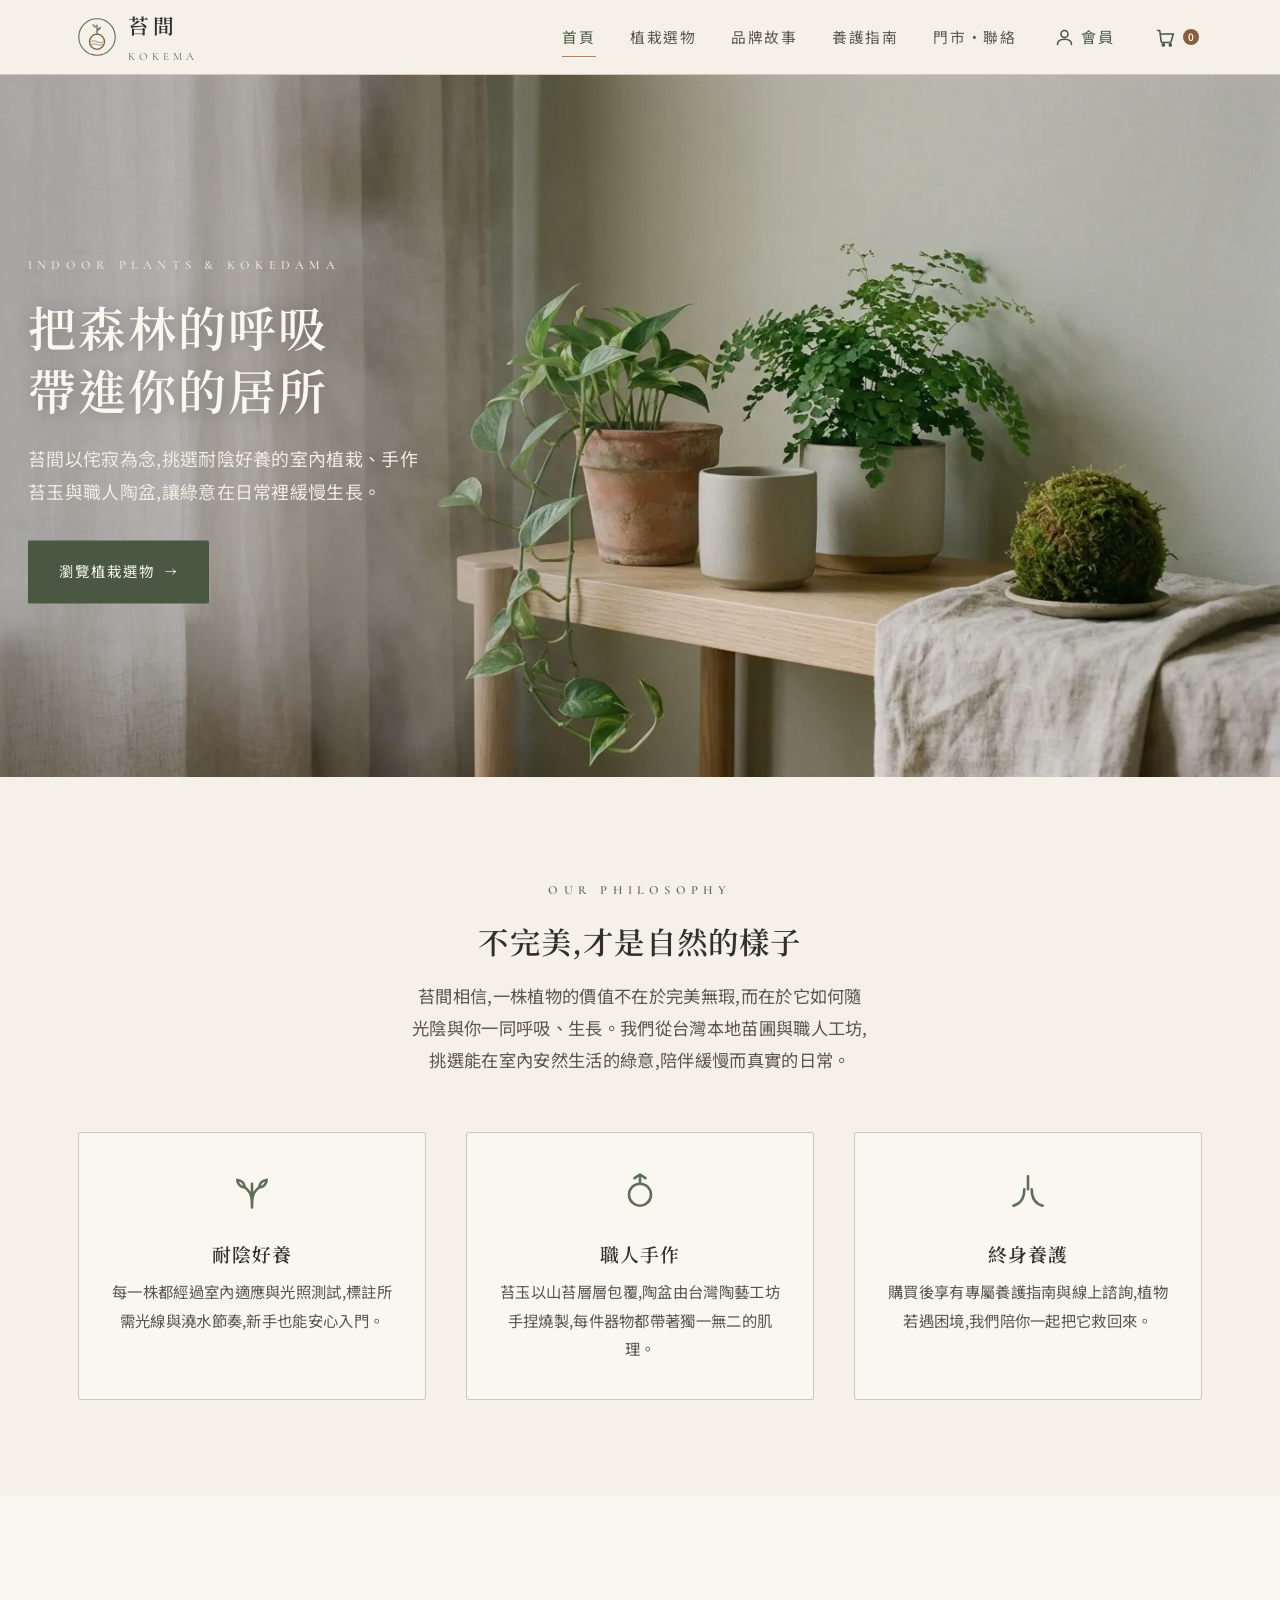
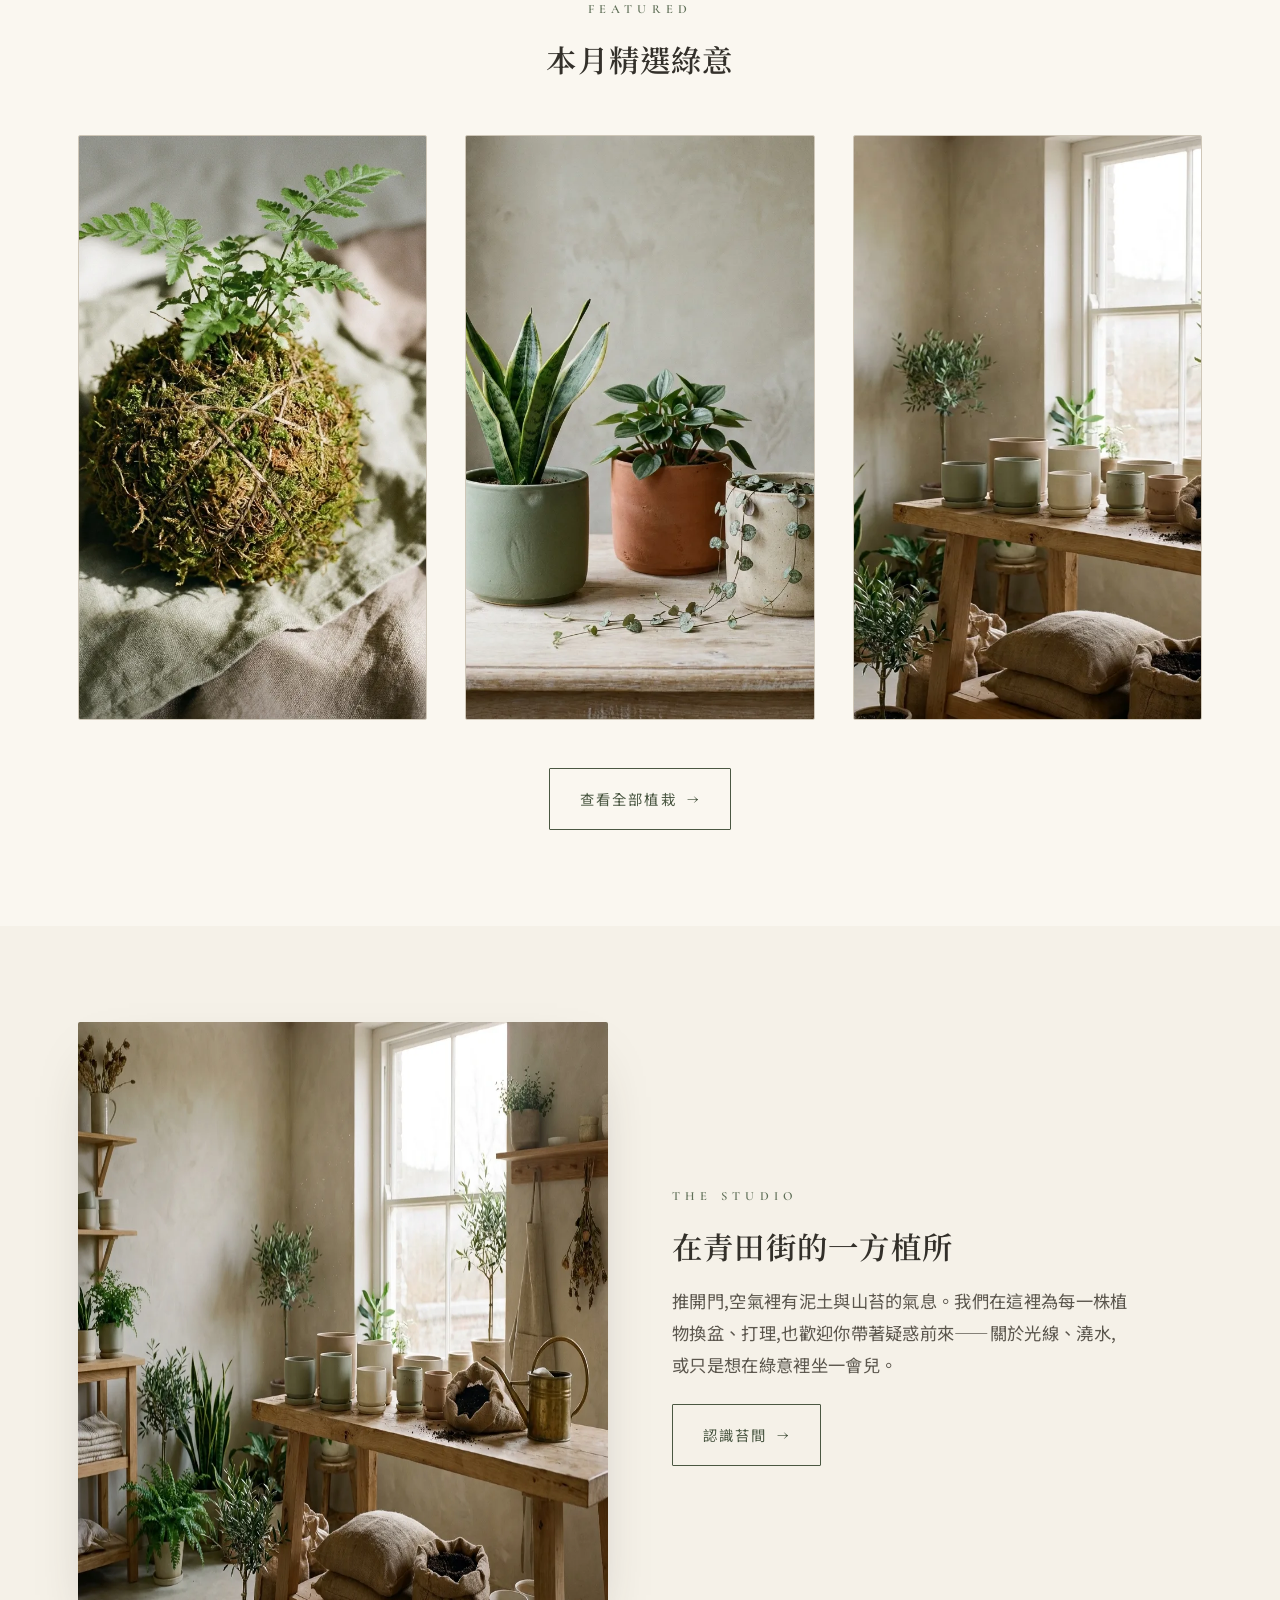
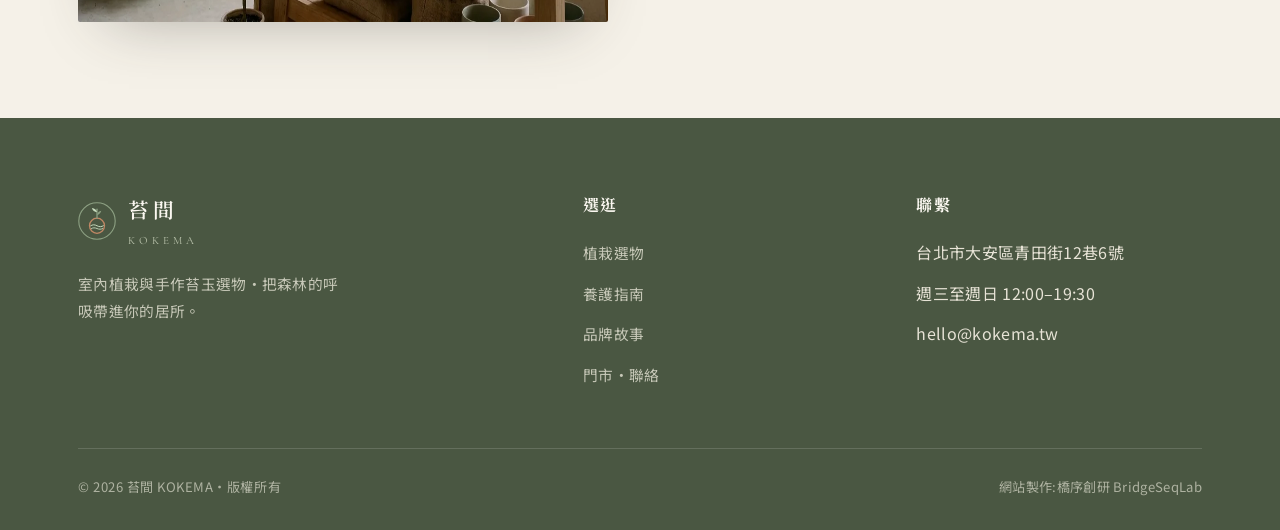
<file: index.html>
<!DOCTYPE html>
<html lang="zh-Hant">
<head>
<meta charset="UTF-8">
<meta name="viewport" content="width=device-width, initial-scale=1">
<title>苔間 KOKEMA｜室內植栽與苔玉選物・把森林的呼吸帶進居所</title>
<meta name="description" content="苔間 KOKEMA 是專注於室內植栽、手作苔玉(kokedama)與職人陶盆的綠意選物店。以侘寂為念,為都市居所挑選好養、耐陰、療癒的觀葉植物與養護器具。">
<meta name="keywords" content="室內植栽,苔玉,kokedama,手作陶盆,觀葉植物,居家綠意,植物選物,苔球,綠植,植栽養護">
<link rel="canonical" href="https://izzo24.github.io/kokema-botanical/">
<meta property="og:type" content="website">
<meta property="og:locale" content="zh_TW">
<meta property="og:site_name" content="苔間 KOKEMA">
<meta property="og:title" content="苔間 KOKEMA｜室內植栽與苔玉選物">
<meta property="og:description" content="以侘寂為念的室內植栽與手作苔玉選物店,把森林的呼吸帶進你的居所。">
<meta property="og:url" content="https://izzo24.github.io/kokema-botanical/">
<meta property="og:image" content="https://izzo24.github.io/kokema-botanical/images/hero.webp">
<meta name="twitter:card" content="summary_large_image">
<link rel="icon" type="image/svg+xml" href="./favicon.svg">
<link rel="preconnect" href="https://fonts.googleapis.com">
<link rel="preconnect" href="https://fonts.gstatic.com" crossorigin>
<link href="https://fonts.googleapis.com/css2?family=Cormorant+Garamond:wght@500;600&family=Noto+Sans+TC:wght@300;400;500&family=Noto+Serif+TC:wght@500;600&display=swap" rel="stylesheet">
<link rel="stylesheet" href="./css/style.css">
<script type="application/ld+json">
{
  "@context":"https://schema.org",
  "@type":"LocalBusiness",
  "@id":"https://izzo24.github.io/kokema-botanical/#business",
  "name":"苔間 KOKEMA",
  "description":"室內植栽、手作苔玉與職人陶盆的綠意選物店。",
  "url":"https://izzo24.github.io/kokema-botanical/",
  "image":"https://izzo24.github.io/kokema-botanical/images/hero.webp",
  "priceRange":"NT$880–NT$1,480",
  "telephone":"+886-2-2700-0816",
  "address":{"@type":"PostalAddress","streetAddress":"大安區青田街12巷6號","addressLocality":"台北市","addressRegion":"台北","postalCode":"106","addressCountry":"TW"},
  "openingHoursSpecification":[{"@type":"OpeningHoursSpecification","dayOfWeek":["Wednesday","Thursday","Friday","Saturday","Sunday"],"opens":"12:00","closes":"19:30"}],
  "sameAs":["https://www.instagram.com/kokema.botanical"]
}
</script>
<script type="application/ld+json">
{
  "@context":"https://schema.org",
  "@type":"WebSite",
  "name":"苔間 KOKEMA",
  "url":"https://izzo24.github.io/kokema-botanical/",
  "inLanguage":"zh-Hant",
  "publisher":{"@type":"Organization","name":"苔間 KOKEMA"}
}
</script>
<link rel="stylesheet" href="./addon.css">
</head>
<body>

<!-- ===== NAV ===== -->
<header class="nav">
  <div class="wrap">
    <a class="brand" href="./index.html" aria-label="苔間 KOKEMA 首頁">
      <img src="./assets/logo.svg" alt="苔間 KOKEMA 標誌" width="38" height="38" style="width:38px;height:38px">
      <span><span class="name">苔間</span><span class="en">KOKEMA</span></span>
    </a>
    <nav class="navlinks" aria-label="主選單">
      <a href="./index.html" aria-current="page">首頁</a>
      <a href="./shop.html">植栽選物</a>
      <a href="./about.html">品牌故事</a>
      <a href="./care.html">養護指南</a>
      <a href="./contact.html">門市・聯絡</a>
    <a class="acct-link" href="./member.html" aria-label="會員中心"><svg viewBox="0 0 24 24" fill="none" stroke="currentColor" stroke-width="1.8" stroke-linecap="round" stroke-linejoin="round" aria-hidden="true"><circle cx="12" cy="8" r="4"/><path d="M4 20c0-4 3.6-6 8-6s8 2 8 6"/></svg><span>會員</span></a><button class="cart-toggle" type="button" aria-label="購物車" aria-haspopup="dialog"><svg viewBox="0 0 24 24" fill="none" stroke="currentColor" stroke-width="1.8" stroke-linecap="round" stroke-linejoin="round" aria-hidden="true"><path d="M3 4h2.4l1.6 12.4a1.5 1.5 0 0 0 1.5 1.3h8.4a1.5 1.5 0 0 0 1.5-1.2L21 8H6.4"/><circle cx="9.5" cy="20.5" r="1.2" fill="currentColor"/><circle cx="17.5" cy="20.5" r="1.2" fill="currentColor"/></svg><span class="cart-badge" aria-hidden="true">0</span></button></nav>
    <button class="nav-toggle" aria-label="開啟選單" aria-expanded="false"><span></span><span></span><span></span></button>
  </div>
</header>

<!-- ===== HERO ===== -->
<section class="hero" style="padding:0">
  <div class="hero-img">
    <img src="./images/hero.webp" alt="霧光灑落的日式侘寂室內植栽角落,陶盆觀葉植物與苔玉" width="1600" height="900">
    <div class="hero-text">
      <span class="kicker">Indoor Plants &amp; Kokedama</span>
      <h1>把森林的呼吸<br>帶進你的居所</h1>
      <p>苔間以侘寂為念,挑選耐陰好養的室內植栽、手作苔玉與職人陶盆,讓綠意在日常裡緩慢生長。</p>
      <a class="btn btn-solid" href="./shop.html">瀏覽植栽選物 <span class="arrow">→</span></a>
    </div>
  </div>
</section>

<!-- ===== 理念 ===== -->
<section class="center">
  <div class="wrap reveal">
    <span class="kicker">Our Philosophy</span>
    <h2 class="section-title">不完美,才是自然的樣子</h2>
    <span class="divider"></span>
    <p class="lead">苔間相信,一株植物的價值不在於完美無瑕,而在於它如何隨光陰與你一同呼吸、生長。我們從台灣本地苗圃與職人工坊,挑選能在室內安然生活的綠意,陪伴緩慢而真實的日常。</p>
    <div class="pillars">
      <div class="pillar reveal">
        <svg class="ico" viewBox="0 0 24 24" fill="none" stroke="currentColor" stroke-width="1.4"><path d="M12 21c0-5 0-8 4-11M12 21c0-5 0-8-4-11M12 21V8" stroke-linecap="round"/><path d="M8 10a4 4 0 01-4-4 4 4 0 014 4zM16 10a4 4 0 004-4 4 4 0 00-4 4z"/></svg>
        <h3>耐陰好養</h3>
        <p>每一株都經過室內適應與光照測試,標註所需光線與澆水節奏,新手也能安心入門。</p>
      </div>
      <div class="pillar reveal">
        <svg class="ico" viewBox="0 0 24 24" fill="none" stroke="currentColor" stroke-width="1.4"><circle cx="12" cy="14" r="6"/><path d="M12 8V3M9 5l3-2 3 2" stroke-linecap="round" stroke-linejoin="round"/></svg>
        <h3>職人手作</h3>
        <p>苔玉以山苔層層包覆,陶盆由台灣陶藝工坊手捏燒製,每件器物都帶著獨一無二的肌理。</p>
      </div>
      <div class="pillar reveal">
        <svg class="ico" viewBox="0 0 24 24" fill="none" stroke="currentColor" stroke-width="1.4"><path d="M4 20c4-1 6-4 6-9M20 20c-4-1-6-4-6-9M12 4v7" stroke-linecap="round"/></svg>
        <h3>終身養護</h3>
        <p>購買後享有專屬養護指南與線上諮詢,植物若遇困境,我們陪你一起把它救回來。</p>
      </div>
    </div>
  </div>
</section>

<!-- ===== 精選商品 ===== -->
<section class="bg-paper">
  <div class="wrap">
    <div class="center reveal">
      <span class="kicker">Featured</span>
      <h2 class="section-title">本月精選綠意</h2>
      <span class="divider"></span>
    </div>
    <div class="grid-products">
      <article class="card reveal">
        <a class="ph" href="./shop.html"><img src="./images/kokedama.webp" alt="苔間原生苔玉,山苔包覆附原木托盤" width="600" height="600"></a>
        <div class="body">
          <span class="tag">Kokedama</span>
          <h3>原生山苔・苔玉</h3>
          <p>以台灣山苔層層手作包覆,附原木托盤,綠意懸浮如一方小森林。</p>
          <div class="row"><span class="price">NT$880</span><button class="add" data-add="原生山苔・苔玉">加入購物籃</button></div>
        </div>
      </article>
      <article class="card reveal">
        <a class="ph" href="./shop.html"><img src="./images/products.webp" alt="虎尾蘭種於霧釉手作陶盆" width="600" height="600"></a>
        <div class="body">
          <span class="tag">Foliage</span>
          <h3>虎尾蘭・霧釉陶盆</h3>
          <p>極耐陰、淨化空氣的入門首選,搭配霧面釉陶盆沉靜內斂。</p>
          <div class="row"><span class="price">NT$1,480</span><button class="add" data-add="虎尾蘭・霧釉陶盆">加入購物籃</button></div>
        </div>
      </article>
      <article class="card reveal">
        <a class="ph" href="./shop.html"><img src="./images/studio.webp" alt="鈕扣蕨種於米白手捏陶盆" width="600" height="600"></a>
        <div class="body">
          <span class="tag">Fern</span>
          <h3>鈕扣蕨・米白手捏盆</h3>
          <p>圓潤小葉如綴串鈕扣,喜濕潤散光,為桌角添一抹輕盈綠。</p>
          <div class="row"><span class="price">NT$980</span><button class="add" data-add="鈕扣蕨・米白手捏盆">加入購物籃</button></div>
        </div>
      </article>
    </div>
    <div class="center" style="margin-top:48px"><a class="btn" href="./shop.html">查看全部植栽 <span class="arrow">→</span></a></div>
  </div>
</section>

<!-- ===== 圖文分隔 ===== -->
<section>
  <div class="wrap split">
    <div class="reveal"><img src="./images/studio.webp" alt="苔間的植栽工作室,陶盆與工具陳列於原木檯面" width="800" height="600"></div>
    <div class="reveal">
      <span class="kicker">The Studio</span>
      <h2 class="section-title">在青田街的一方植所</h2>
      <span class="divider"></span>
      <p class="lead">推開門,空氣裡有泥土與山苔的氣息。我們在這裡為每一株植物換盆、打理,也歡迎你帶著疑惑前來——關於光線、澆水,或只是想在綠意裡坐一會兒。</p>
      <p style="margin-top:1.4rem"><a class="btn" href="./about.html">認識苔間 <span class="arrow">→</span></a></p>
    </div>
  </div>
</section>

<!-- ===== FOOTER ===== -->
<footer>
  <div class="wrap">
    <div class="foot-grid">
      <div>
        <div class="brand"><img src="./assets/logo.svg" alt="苔間 KOKEMA 標誌" width="38" height="38" style="width:38px;height:38px"><span><span class="name">苔間</span><span class="en">KOKEMA</span></span></div>
        <p>室內植栽與手作苔玉選物・把森林的呼吸帶進你的居所。</p>
      </div>
      <div>
        <h4>選逛</h4>
        <ul>
          <li><a href="./shop.html">植栽選物</a></li>
          <li><a href="./care.html">養護指南</a></li>
          <li><a href="./about.html">品牌故事</a></li>
          <li><a href="./contact.html">門市・聯絡</a></li>
        </ul>
      </div>
      <div>
        <h4>聯繫</h4>
        <ul>
          <li>台北市大安區青田街12巷6號</li>
          <li>週三至週日 12:00–19:30</li>
          <li>hello@kokema.tw</li>
        </ul>
      </div>
    </div>
    <div class="foot-bottom">
      <small>© <span id="year">2026</span> 苔間 KOKEMA・版權所有</small>
      <span class="credit">網站製作:橋序創研 BridgeSeqLab</span>
    </div>
  </div>
</footer>

<script src="./js/main.js"></script>
<div class="cart-overlay" id="cartOverlay"></div>
<aside class="cart-drawer" id="cartDrawer" role="dialog" aria-modal="true" aria-label="購物車" aria-hidden="true">
  <div class="cd-head"><h2>購物車</h2><button class="cd-close" id="cartClose" aria-label="關閉購物車"><svg viewBox="0 0 24 24" fill="none" stroke="currentColor" stroke-width="2" stroke-linecap="round" aria-hidden="true"><path d="M6 6l12 12M18 6L6 18"/></svg></button></div>
  <div class="cd-body"><p class="cd-empty">您的購物車目前是空的。<br>歡迎先逛逛全部商品。</p></div>
  <div class="cd-foot"><div class="cd-total"><span>小計</span><span>NT$ 0</span></div><a class="mc-btn" href="./shop.html">前往選購</a></div>
</aside>
<script src="./addon.js" defer></script>
</body>
</html>
</file>
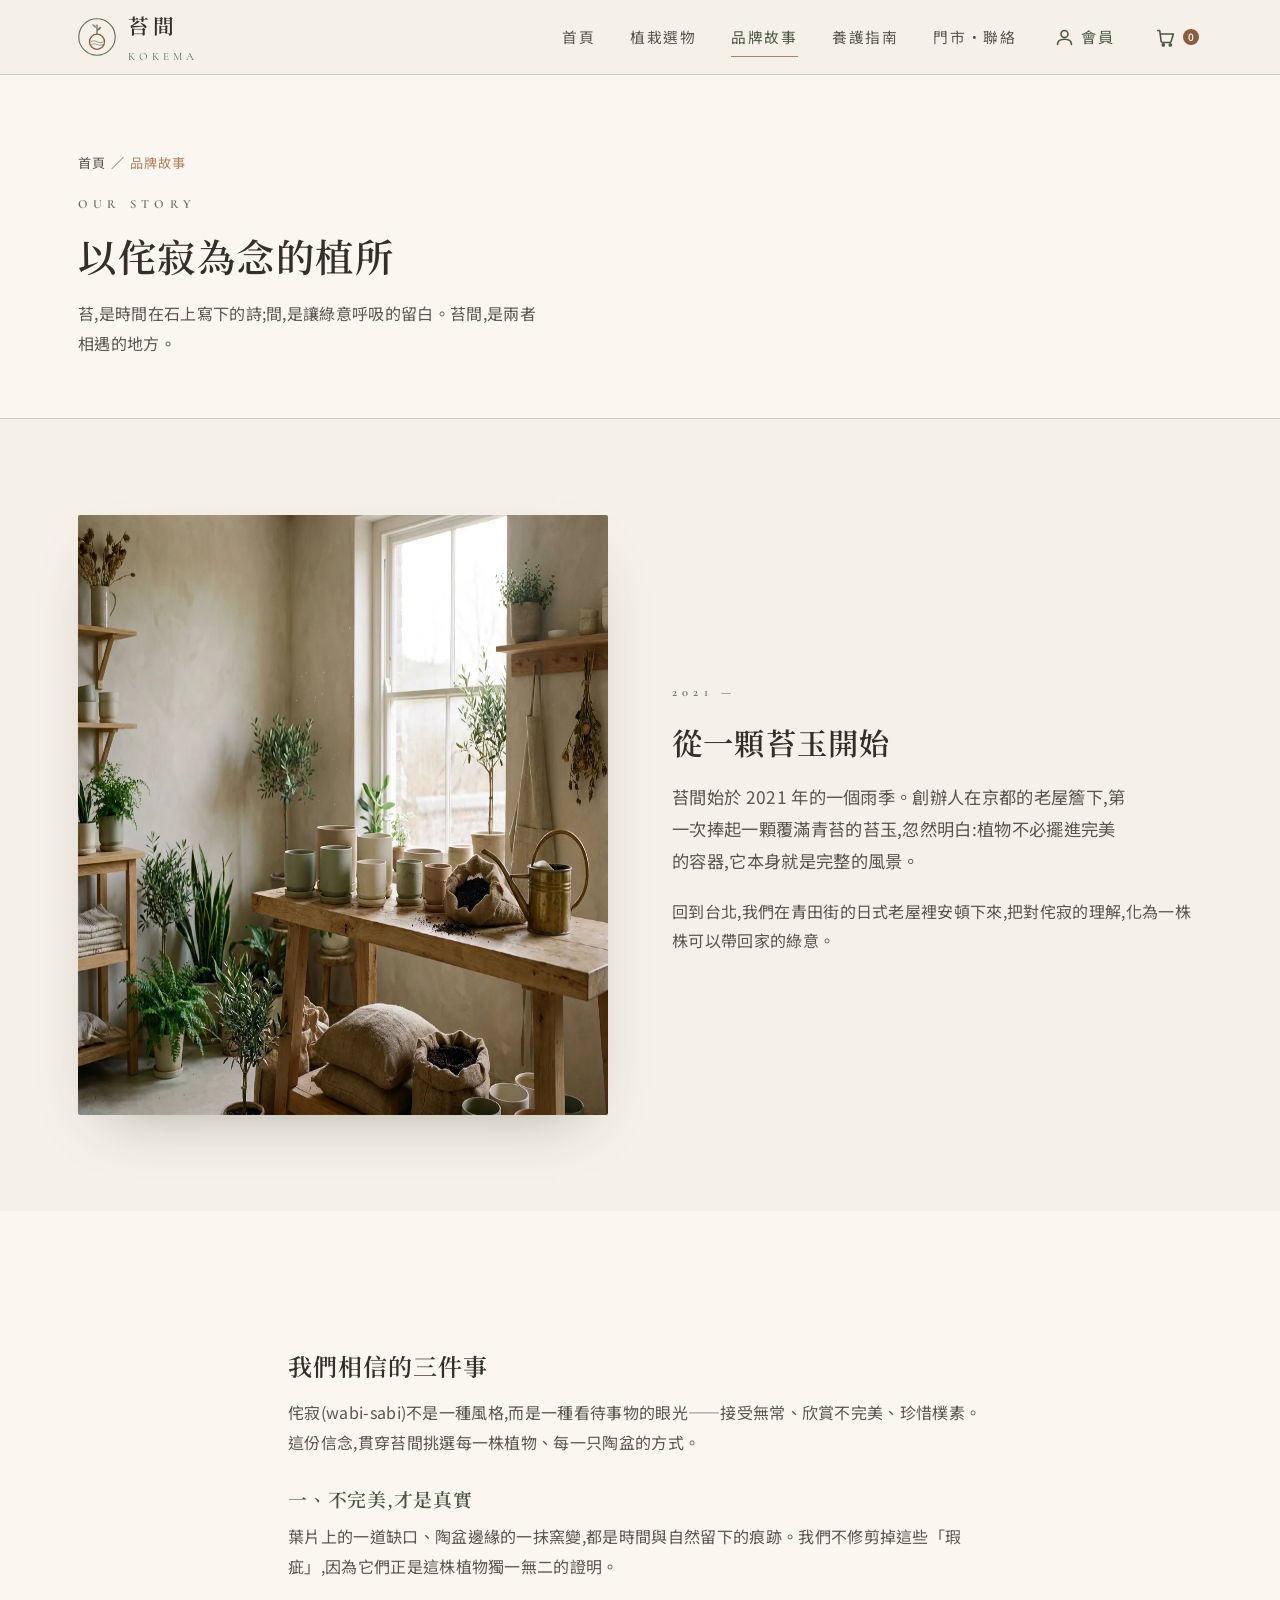
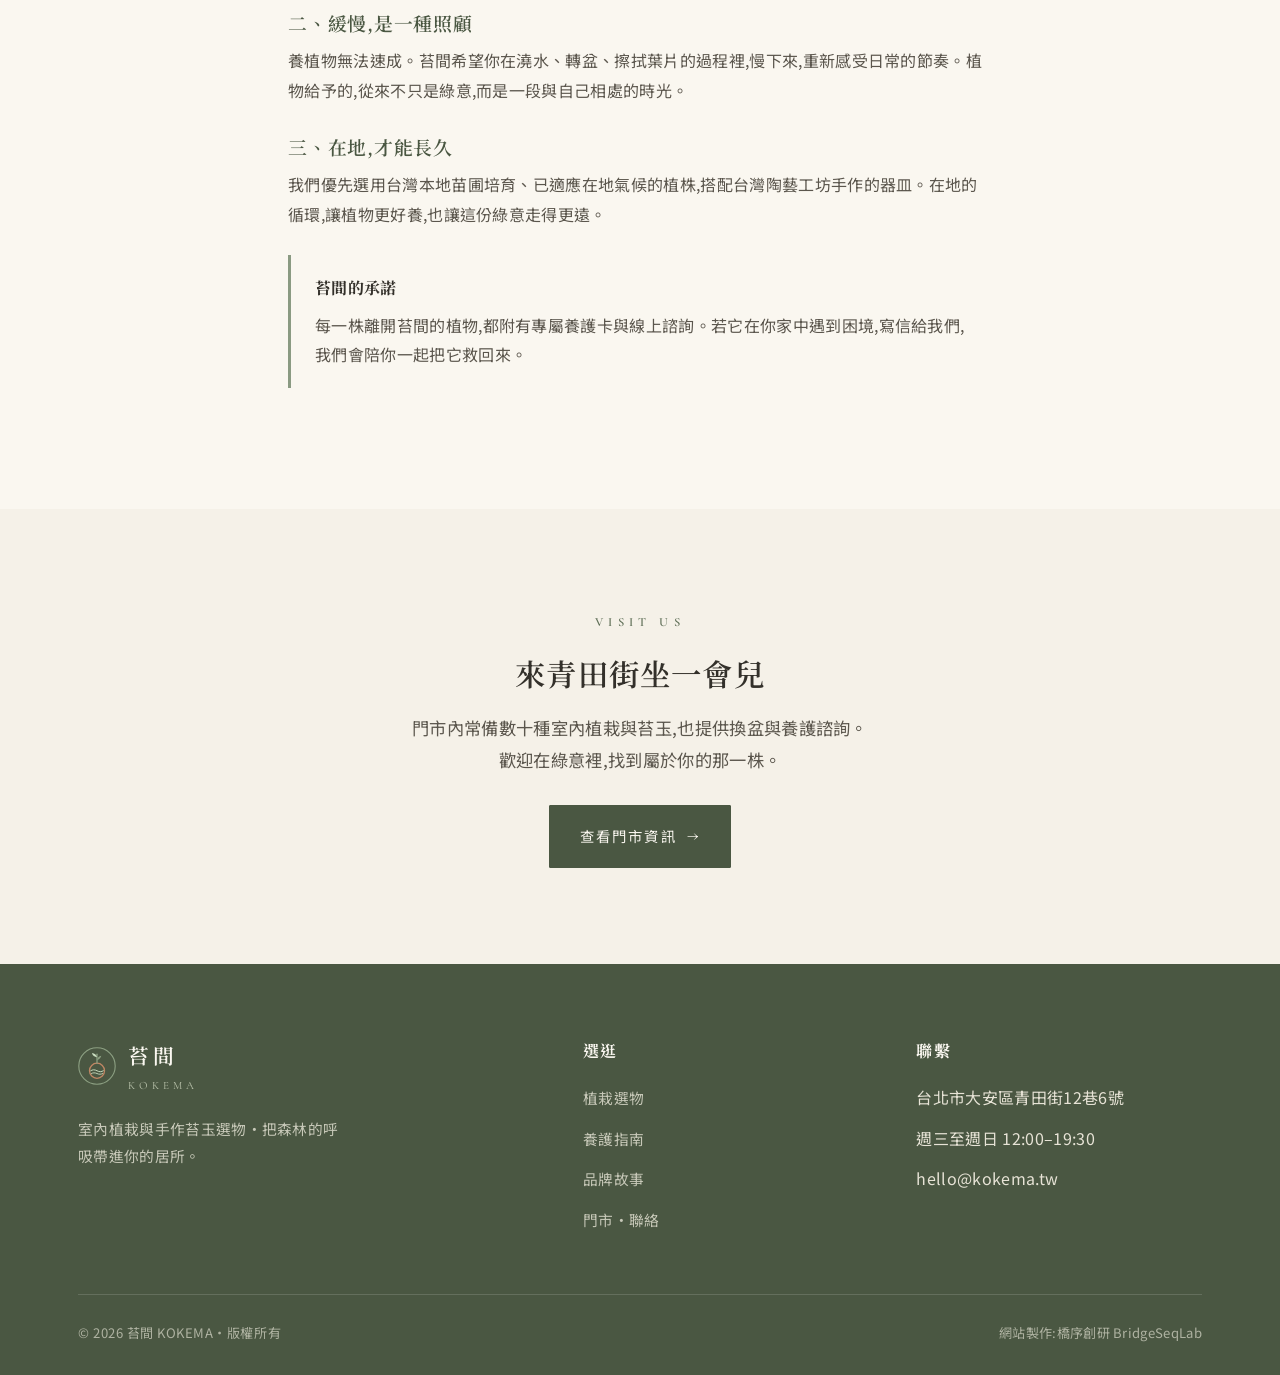
<file: about.html>
<!DOCTYPE html>
<html lang="zh-Hant">
<head>
<meta charset="UTF-8">
<meta name="viewport" content="width=device-width, initial-scale=1">
<title>品牌故事｜以侘寂為念的植所 — 苔間 KOKEMA</title>
<meta name="description" content="苔間 KOKEMA 的品牌故事:一間座落台北青田街、以侘寂(wabi-sabi)為念的室內植栽選物店。我們相信不完美的自然之美,從本地苗圃與職人工坊挑選好養綠意。">
<meta name="keywords" content="苔間,品牌故事,侘寂,wabi-sabi,植物選物店,台北植物店,室內植栽品牌,青田街">
<link rel="canonical" href="https://izzo24.github.io/kokema-botanical/about.html">
<meta property="og:type" content="article">
<meta property="og:locale" content="zh_TW">
<meta property="og:site_name" content="苔間 KOKEMA">
<meta property="og:title" content="品牌故事｜以侘寂為念的植所">
<meta property="og:description" content="座落台北青田街、以侘寂為念的室內植栽選物店。">
<meta property="og:url" content="https://izzo24.github.io/kokema-botanical/about.html">
<meta property="og:image" content="https://izzo24.github.io/kokema-botanical/images/studio.webp">
<meta name="twitter:card" content="summary_large_image">
<link rel="icon" type="image/svg+xml" href="./favicon.svg">
<link rel="preconnect" href="https://fonts.googleapis.com">
<link rel="preconnect" href="https://fonts.gstatic.com" crossorigin>
<link href="https://fonts.googleapis.com/css2?family=Cormorant+Garamond:wght@500;600&family=Noto+Sans+TC:wght@300;400;500&family=Noto+Serif+TC:wght@500;600&display=swap" rel="stylesheet">
<link rel="stylesheet" href="./css/style.css">
<script type="application/ld+json">
{
  "@context":"https://schema.org",
  "@type":"Organization",
  "name":"苔間 KOKEMA",
  "url":"https://izzo24.github.io/kokema-botanical/about.html",
  "logo":"https://izzo24.github.io/kokema-botanical/assets/logo.svg",
  "description":"以侘寂為念的室內植栽與手作苔玉選物店。",
  "foundingDate":"2021",
  "address":{"@type":"PostalAddress","streetAddress":"大安區青田街12巷6號","addressLocality":"台北市","addressCountry":"TW"}
}
</script>
<script type="application/ld+json">
{
  "@context":"https://schema.org",
  "@type":"BreadcrumbList",
  "itemListElement":[
    {"@type":"ListItem","position":1,"name":"首頁","item":"https://izzo24.github.io/kokema-botanical/"},
    {"@type":"ListItem","position":2,"name":"品牌故事","item":"https://izzo24.github.io/kokema-botanical/about.html"}
  ]
}
</script>
<link rel="stylesheet" href="./addon.css">
</head>
<body>

<header class="nav">
  <div class="wrap">
    <a class="brand" href="./index.html" aria-label="苔間 KOKEMA 首頁">
      <img src="./assets/logo.svg" alt="苔間 KOKEMA 標誌" width="38" height="38" style="width:38px;height:38px">
      <span><span class="name">苔間</span><span class="en">KOKEMA</span></span>
    </a>
    <nav class="navlinks" aria-label="主選單">
      <a href="./index.html">首頁</a>
      <a href="./shop.html">植栽選物</a>
      <a href="./about.html" aria-current="page">品牌故事</a>
      <a href="./care.html">養護指南</a>
      <a href="./contact.html">門市・聯絡</a>
    <a class="acct-link" href="./member.html" aria-label="會員中心"><svg viewBox="0 0 24 24" fill="none" stroke="currentColor" stroke-width="1.8" stroke-linecap="round" stroke-linejoin="round" aria-hidden="true"><circle cx="12" cy="8" r="4"/><path d="M4 20c0-4 3.6-6 8-6s8 2 8 6"/></svg><span>會員</span></a><button class="cart-toggle" type="button" aria-label="購物車" aria-haspopup="dialog"><svg viewBox="0 0 24 24" fill="none" stroke="currentColor" stroke-width="1.8" stroke-linecap="round" stroke-linejoin="round" aria-hidden="true"><path d="M3 4h2.4l1.6 12.4a1.5 1.5 0 0 0 1.5 1.3h8.4a1.5 1.5 0 0 0 1.5-1.2L21 8H6.4"/><circle cx="9.5" cy="20.5" r="1.2" fill="currentColor"/><circle cx="17.5" cy="20.5" r="1.2" fill="currentColor"/></svg><span class="cart-badge" aria-hidden="true">0</span></button></nav>
    <button class="nav-toggle" aria-label="開啟選單" aria-expanded="false"><span></span><span></span><span></span></button>
  </div>
</header>

<section class="pagehead">
  <div class="wrap">
    <nav class="crumbs" aria-label="麵包屑"><a href="./index.html">首頁</a> ／ <span>品牌故事</span></nav>
    <span class="kicker" style="margin-top:18px">Our Story</span>
    <h1>以侘寂為念的植所</h1>
    <p>苔,是時間在石上寫下的詩;間,是讓綠意呼吸的留白。苔間,是兩者相遇的地方。</p>
  </div>
</section>

<section>
  <div class="wrap split">
    <div class="reveal"><img src="./images/studio.webp" alt="苔間植栽工作室一隅,原木檯面與手作陶盆" width="800" height="600"></div>
    <div class="reveal">
      <span class="kicker">2021 —</span>
      <h2 class="section-title">從一顆苔玉開始</h2>
      <span class="divider"></span>
      <p class="lead">苔間始於 2021 年的一個雨季。創辦人在京都的老屋簷下,第一次捧起一顆覆滿青苔的苔玉,忽然明白:植物不必擺進完美的容器,它本身就是完整的風景。</p>
      <p style="color:var(--ink-soft);margin-top:1.2rem">回到台北,我們在青田街的日式老屋裡安頓下來,把對侘寂的理解,化為一株株可以帶回家的綠意。</p>
    </div>
  </div>
</section>

<section class="bg-paper">
  <div class="wrap article">
    <h2>我們相信的三件事</h2>
    <p>侘寂(wabi-sabi)不是一種風格,而是一種看待事物的眼光——接受無常、欣賞不完美、珍惜樸素。這份信念,貫穿苔間挑選每一株植物、每一只陶盆的方式。</p>

    <h3>一、不完美,才是真實</h3>
    <p>葉片上的一道缺口、陶盆邊緣的一抹窯變,都是時間與自然留下的痕跡。我們不修剪掉這些「瑕疵」,因為它們正是這株植物獨一無二的證明。</p>

    <h3>二、緩慢,是一種照顧</h3>
    <p>養植物無法速成。苔間希望你在澆水、轉盆、擦拭葉片的過程裡,慢下來,重新感受日常的節奏。植物給予的,從來不只是綠意,而是一段與自己相處的時光。</p>

    <h3>三、在地,才能長久</h3>
    <p>我們優先選用台灣本地苗圃培育、已適應在地氣候的植株,搭配台灣陶藝工坊手作的器皿。在地的循環,讓植物更好養,也讓這份綠意走得更遠。</p>

    <div class="note">
      <b style="font-family:var(--serif)">苔間的承諾</b>
      <p style="margin:.5rem 0 0">每一株離開苔間的植物,都附有專屬養護卡與線上諮詢。若它在你家中遇到困境,寫信給我們,我們會陪你一起把它救回來。</p>
    </div>
  </div>
</section>

<section class="center">
  <div class="wrap reveal">
    <span class="kicker">Visit Us</span>
    <h2 class="section-title">來青田街坐一會兒</h2>
    <span class="divider"></span>
    <p class="lead">門市內常備數十種室內植栽與苔玉,也提供換盆與養護諮詢。歡迎在綠意裡,找到屬於你的那一株。</p>
    <p style="margin-top:1.8rem"><a class="btn btn-solid" href="./contact.html">查看門市資訊 <span class="arrow">→</span></a></p>
  </div>
</section>

<footer>
  <div class="wrap">
    <div class="foot-grid">
      <div>
        <div class="brand"><img src="./assets/logo.svg" alt="苔間 KOKEMA 標誌" width="38" height="38" style="width:38px;height:38px"><span><span class="name">苔間</span><span class="en">KOKEMA</span></span></div>
        <p>室內植栽與手作苔玉選物・把森林的呼吸帶進你的居所。</p>
      </div>
      <div><h4>選逛</h4><ul>
        <li><a href="./shop.html">植栽選物</a></li>
        <li><a href="./care.html">養護指南</a></li>
        <li><a href="./about.html">品牌故事</a></li>
        <li><a href="./contact.html">門市・聯絡</a></li>
      </ul></div>
      <div><h4>聯繫</h4><ul>
        <li>台北市大安區青田街12巷6號</li>
        <li>週三至週日 12:00–19:30</li>
        <li>hello@kokema.tw</li>
      </ul></div>
    </div>
    <div class="foot-bottom">
      <small>© <span id="year">2026</span> 苔間 KOKEMA・版權所有</small>
      <span class="credit">網站製作:橋序創研 BridgeSeqLab</span>
    </div>
  </div>
</footer>

<script src="./js/main.js"></script>
<div class="cart-overlay" id="cartOverlay"></div>
<aside class="cart-drawer" id="cartDrawer" role="dialog" aria-modal="true" aria-label="購物車" aria-hidden="true">
  <div class="cd-head"><h2>購物車</h2><button class="cd-close" id="cartClose" aria-label="關閉購物車"><svg viewBox="0 0 24 24" fill="none" stroke="currentColor" stroke-width="2" stroke-linecap="round" aria-hidden="true"><path d="M6 6l12 12M18 6L6 18"/></svg></button></div>
  <div class="cd-body"><p class="cd-empty">您的購物車目前是空的。<br>歡迎先逛逛全部商品。</p></div>
  <div class="cd-foot"><div class="cd-total"><span>小計</span><span>NT$ 0</span></div><a class="mc-btn" href="./shop.html">前往選購</a></div>
</aside>
<script src="./addon.js" defer></script>
</body>
</html>
</file>
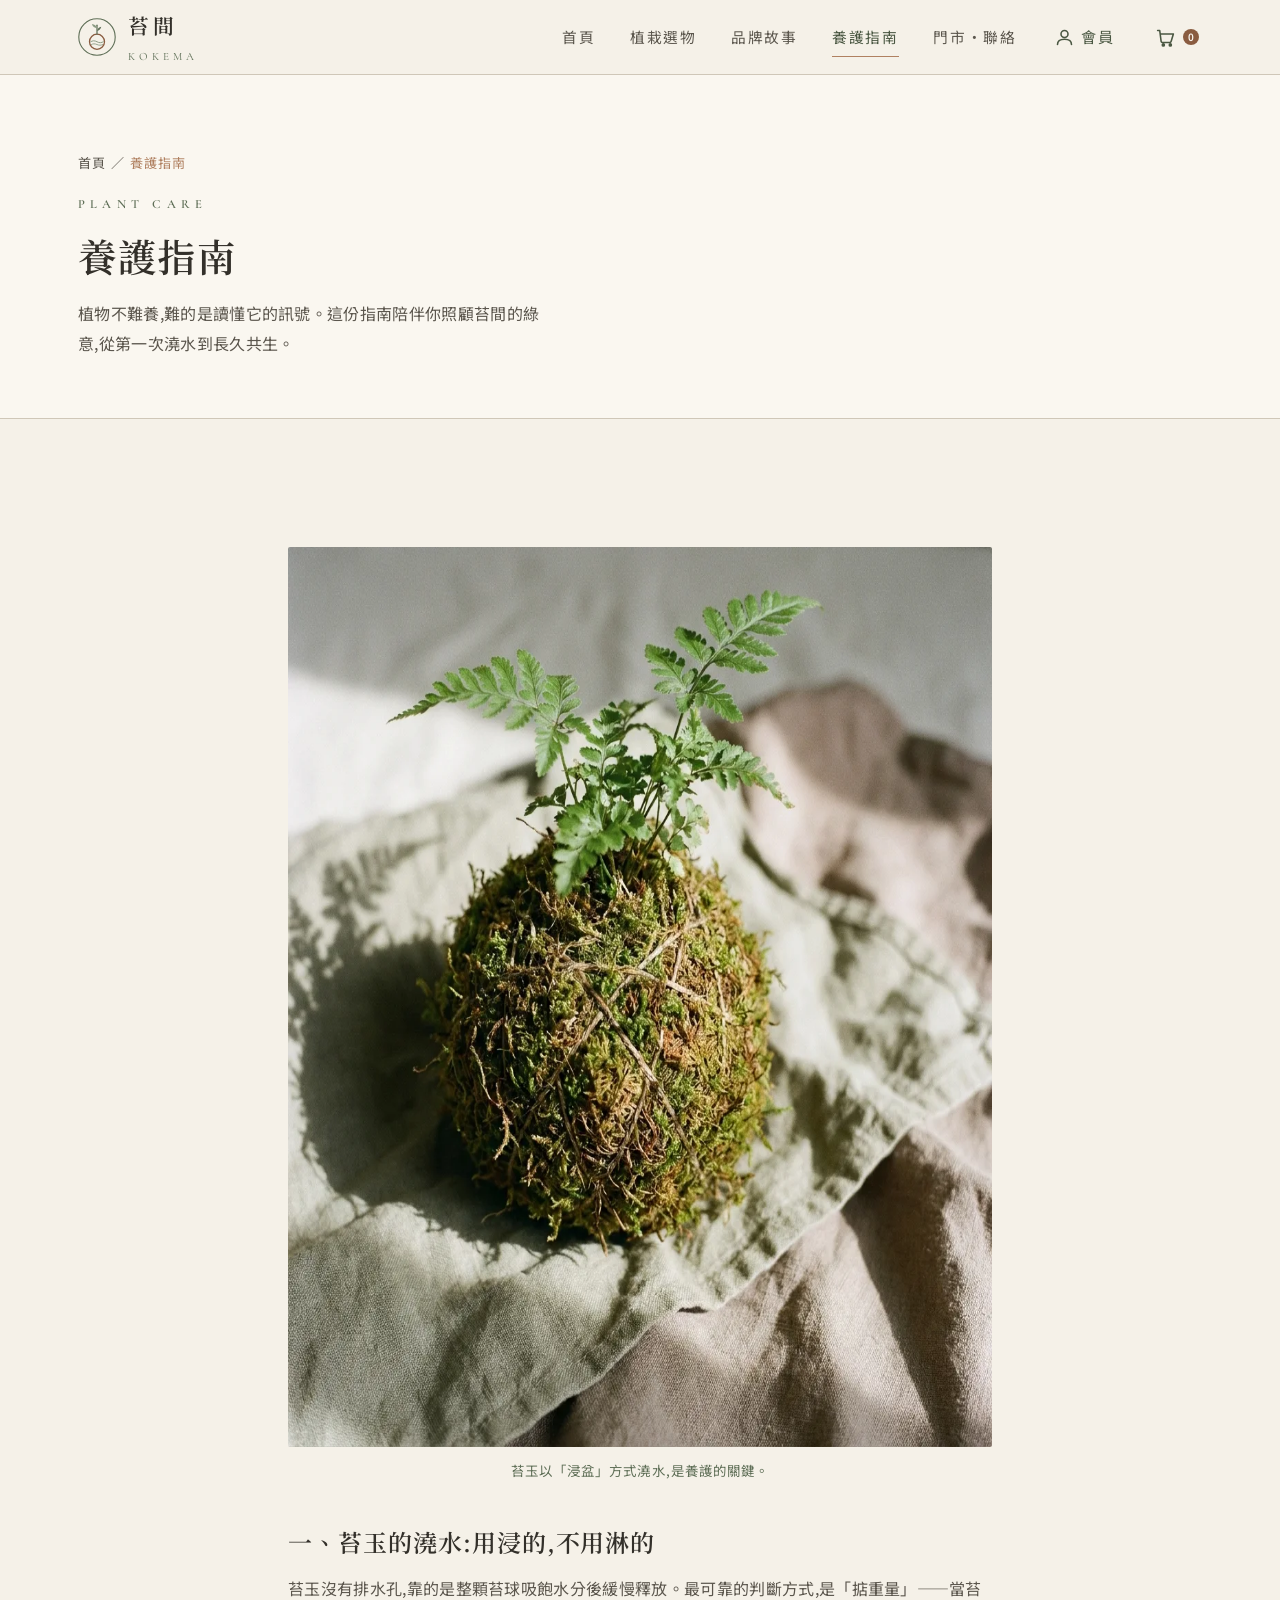
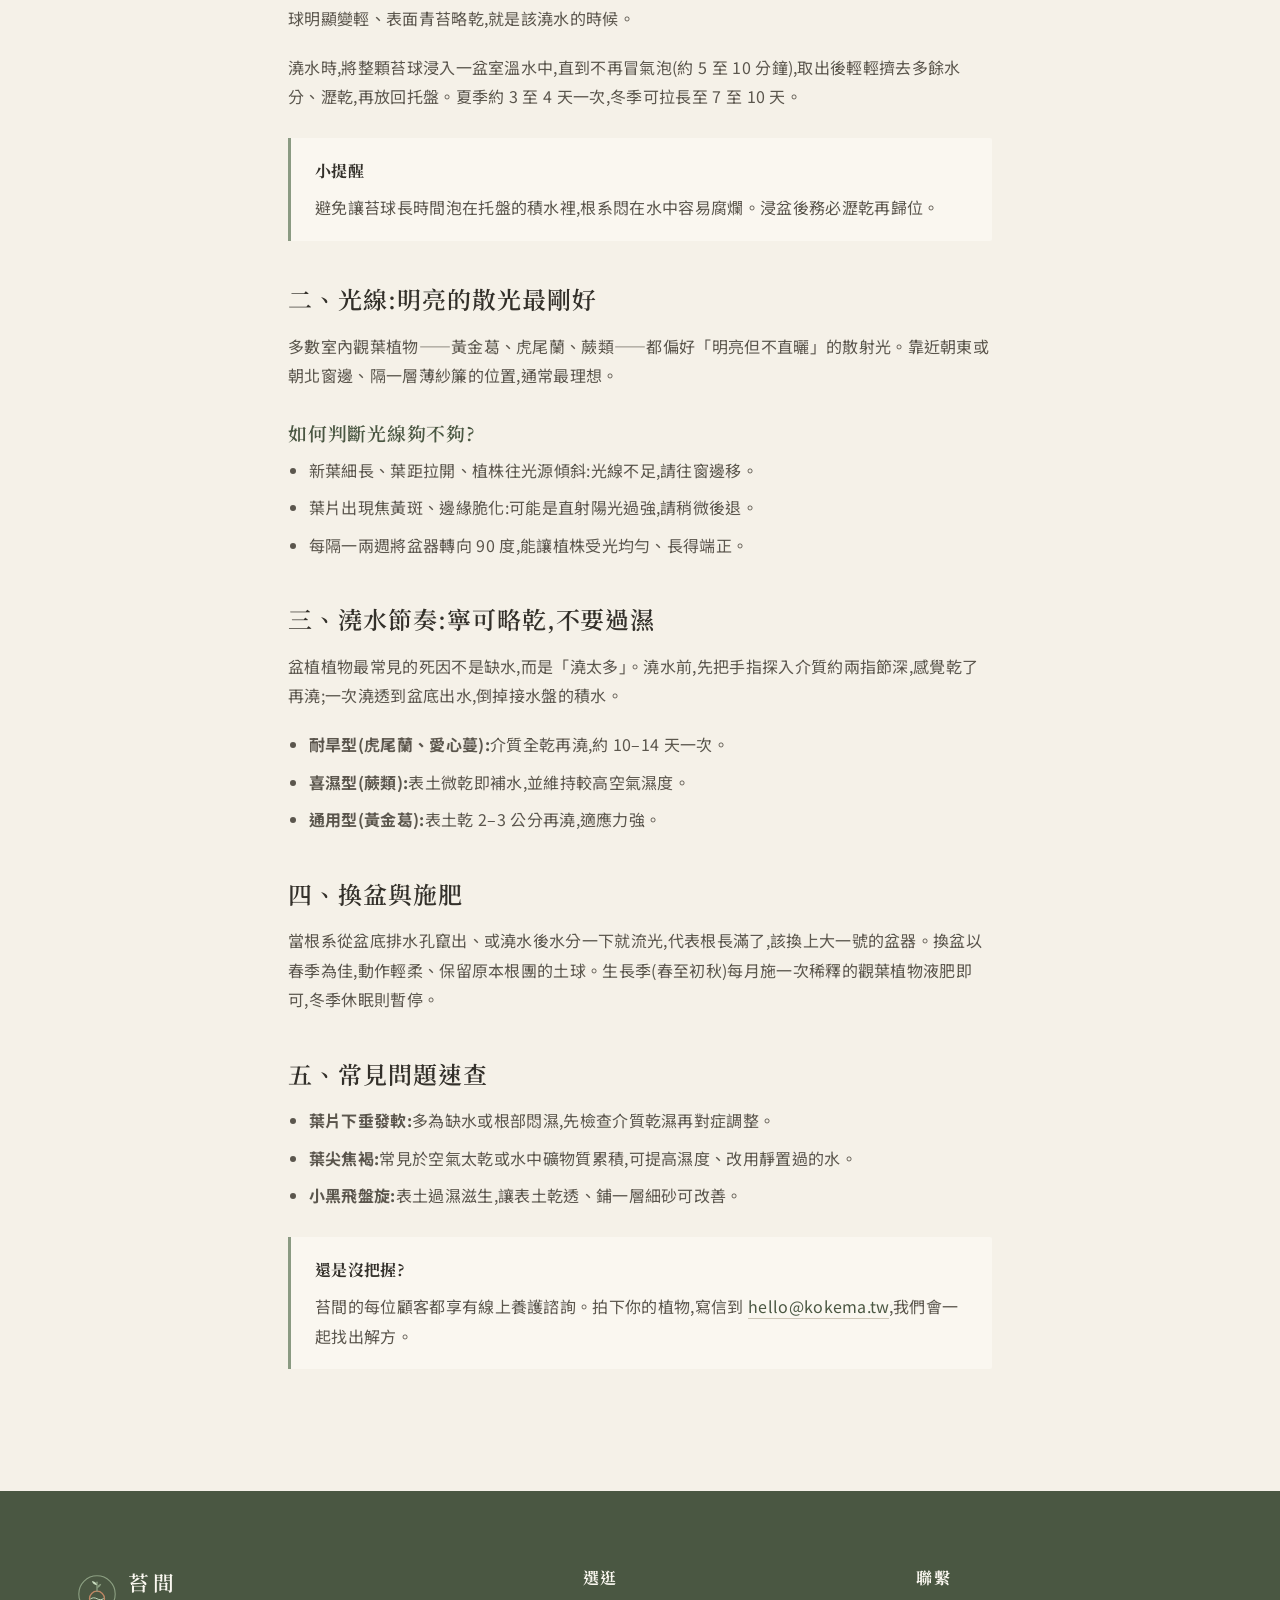
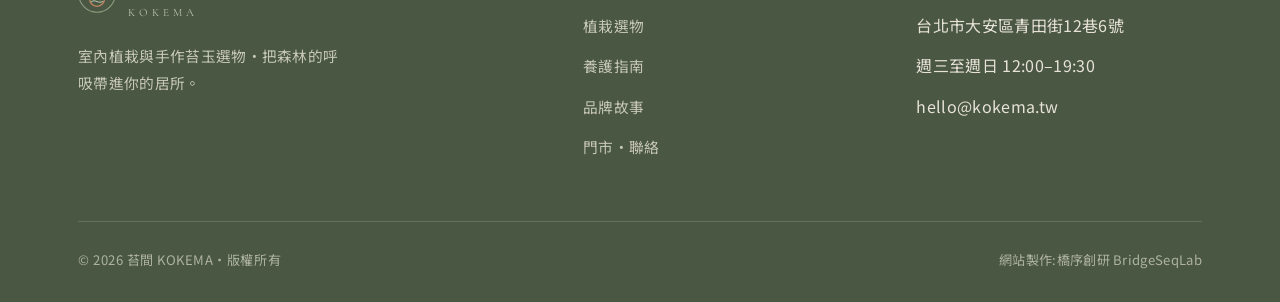
<file: care.html>
<!DOCTYPE html>
<html lang="zh-Hant">
<head>
<meta charset="UTF-8">
<meta name="viewport" content="width=device-width, initial-scale=1">
<title>養護指南｜苔玉澆水與室內觀葉植物照顧 — 苔間 KOKEMA</title>
<meta name="description" content="苔間 KOKEMA 養護指南:從苔玉的浸盆澆水、觀葉植物的光線擺放,到換盆與病蟲害處理,新手也能照著做。讓室內植栽長得健康、長久陪伴。">
<meta name="keywords" content="苔玉養護,苔玉澆水,觀葉植物照顧,室內植栽養護,植物澆水,植物光線,換盆,植栽新手,浸盆">
<link rel="canonical" href="https://izzo24.github.io/kokema-botanical/care.html">
<meta property="og:type" content="article">
<meta property="og:locale" content="zh_TW">
<meta property="og:site_name" content="苔間 KOKEMA">
<meta property="og:title" content="養護指南｜苔玉澆水與室內觀葉植物照顧">
<meta property="og:description" content="從苔玉浸盆澆水到觀葉植物光線擺放,新手照著做的完整養護指南。">
<meta property="og:url" content="https://izzo24.github.io/kokema-botanical/care.html">
<meta property="og:image" content="https://izzo24.github.io/kokema-botanical/images/kokedama.webp">
<meta name="twitter:card" content="summary_large_image">
<link rel="icon" type="image/svg+xml" href="./favicon.svg">
<link rel="preconnect" href="https://fonts.googleapis.com">
<link rel="preconnect" href="https://fonts.gstatic.com" crossorigin>
<link href="https://fonts.googleapis.com/css2?family=Cormorant+Garamond:wght@500;600&family=Noto+Sans+TC:wght@300;400;500&family=Noto+Serif+TC:wght@500;600&display=swap" rel="stylesheet">
<link rel="stylesheet" href="./css/style.css">
<script type="application/ld+json">
{
  "@context":"https://schema.org",
  "@type":"Article",
  "headline":"養護指南:苔玉澆水與室內觀葉植物照顧",
  "description":"從苔玉的浸盆澆水、觀葉植物的光線擺放,到換盆與病蟲害處理的完整養護指南。",
  "image":"https://izzo24.github.io/kokema-botanical/images/kokedama.webp",
  "inLanguage":"zh-Hant",
  "datePublished":"2026-03-08",
  "dateModified":"2026-06-19",
  "author":{"@type":"Organization","name":"苔間 KOKEMA"},
  "publisher":{"@type":"Organization","name":"苔間 KOKEMA","logo":{"@type":"ImageObject","url":"https://izzo24.github.io/kokema-botanical/assets/logo.svg"}},
  "mainEntityOfPage":"https://izzo24.github.io/kokema-botanical/care.html"
}
</script>
<script type="application/ld+json">
{
  "@context":"https://schema.org",
  "@type":"BreadcrumbList",
  "itemListElement":[
    {"@type":"ListItem","position":1,"name":"首頁","item":"https://izzo24.github.io/kokema-botanical/"},
    {"@type":"ListItem","position":2,"name":"養護指南","item":"https://izzo24.github.io/kokema-botanical/care.html"}
  ]
}
</script>
<link rel="stylesheet" href="./addon.css">
</head>
<body>

<header class="nav">
  <div class="wrap">
    <a class="brand" href="./index.html" aria-label="苔間 KOKEMA 首頁">
      <img src="./assets/logo.svg" alt="苔間 KOKEMA 標誌" width="38" height="38" style="width:38px;height:38px">
      <span><span class="name">苔間</span><span class="en">KOKEMA</span></span>
    </a>
    <nav class="navlinks" aria-label="主選單">
      <a href="./index.html">首頁</a>
      <a href="./shop.html">植栽選物</a>
      <a href="./about.html">品牌故事</a>
      <a href="./care.html" aria-current="page">養護指南</a>
      <a href="./contact.html">門市・聯絡</a>
    <a class="acct-link" href="./member.html" aria-label="會員中心"><svg viewBox="0 0 24 24" fill="none" stroke="currentColor" stroke-width="1.8" stroke-linecap="round" stroke-linejoin="round" aria-hidden="true"><circle cx="12" cy="8" r="4"/><path d="M4 20c0-4 3.6-6 8-6s8 2 8 6"/></svg><span>會員</span></a><button class="cart-toggle" type="button" aria-label="購物車" aria-haspopup="dialog"><svg viewBox="0 0 24 24" fill="none" stroke="currentColor" stroke-width="1.8" stroke-linecap="round" stroke-linejoin="round" aria-hidden="true"><path d="M3 4h2.4l1.6 12.4a1.5 1.5 0 0 0 1.5 1.3h8.4a1.5 1.5 0 0 0 1.5-1.2L21 8H6.4"/><circle cx="9.5" cy="20.5" r="1.2" fill="currentColor"/><circle cx="17.5" cy="20.5" r="1.2" fill="currentColor"/></svg><span class="cart-badge" aria-hidden="true">0</span></button></nav>
    <button class="nav-toggle" aria-label="開啟選單" aria-expanded="false"><span></span><span></span><span></span></button>
  </div>
</header>

<section class="pagehead">
  <div class="wrap">
    <nav class="crumbs" aria-label="麵包屑"><a href="./index.html">首頁</a> ／ <span>養護指南</span></nav>
    <span class="kicker" style="margin-top:18px">Plant Care</span>
    <h1>養護指南</h1>
    <p>植物不難養,難的是讀懂它的訊號。這份指南陪伴你照顧苔間的綠意,從第一次澆水到長久共生。</p>
  </div>
</section>

<section>
  <div class="wrap article">
    <figure class="figure">
      <img src="./images/kokedama.webp" alt="一顆覆滿青苔的苔玉,小蕨自苔球中生長" width="900" height="900" style="border-radius:2px">
      <figcaption>苔玉以「浸盆」方式澆水,是養護的關鍵。</figcaption>
    </figure>

    <h2>一、苔玉的澆水:用浸的,不用淋的</h2>
    <p>苔玉沒有排水孔,靠的是整顆苔球吸飽水分後緩慢釋放。最可靠的判斷方式,是「掂重量」——當苔球明顯變輕、表面青苔略乾,就是該澆水的時候。</p>
    <p>澆水時,將整顆苔球浸入一盆室溫水中,直到不再冒氣泡(約 5 至 10 分鐘),取出後輕輕擠去多餘水分、瀝乾,再放回托盤。夏季約 3 至 4 天一次,冬季可拉長至 7 至 10 天。</p>
    <div class="note">
      <b style="font-family:var(--serif)">小提醒</b>
      <p style="margin:.5rem 0 0">避免讓苔球長時間泡在托盤的積水裡,根系悶在水中容易腐爛。浸盆後務必瀝乾再歸位。</p>
    </div>

    <h2>二、光線:明亮的散光最剛好</h2>
    <p>多數室內觀葉植物——黃金葛、虎尾蘭、蕨類——都偏好「明亮但不直曬」的散射光。靠近朝東或朝北窗邊、隔一層薄紗簾的位置,通常最理想。</p>
    <h3>如何判斷光線夠不夠?</h3>
    <ul>
      <li>新葉細長、葉距拉開、植株往光源傾斜:光線不足,請往窗邊移。</li>
      <li>葉片出現焦黃斑、邊緣脆化:可能是直射陽光過強,請稍微後退。</li>
      <li>每隔一兩週將盆器轉向 90 度,能讓植株受光均勻、長得端正。</li>
    </ul>

    <h2>三、澆水節奏:寧可略乾,不要過濕</h2>
    <p>盆植植物最常見的死因不是缺水,而是「澆太多」。澆水前,先把手指探入介質約兩指節深,感覺乾了再澆;一次澆透到盆底出水,倒掉接水盤的積水。</p>
    <ul>
      <li><b>耐旱型(虎尾蘭、愛心蔓):</b>介質全乾再澆,約 10–14 天一次。</li>
      <li><b>喜濕型(蕨類):</b>表土微乾即補水,並維持較高空氣濕度。</li>
      <li><b>通用型(黃金葛):</b>表土乾 2–3 公分再澆,適應力強。</li>
    </ul>

    <h2>四、換盆與施肥</h2>
    <p>當根系從盆底排水孔竄出、或澆水後水分一下就流光,代表根長滿了,該換上大一號的盆器。換盆以春季為佳,動作輕柔、保留原本根團的土球。生長季(春至初秋)每月施一次稀釋的觀葉植物液肥即可,冬季休眠則暫停。</p>

    <h2>五、常見問題速查</h2>
    <ul>
      <li><b>葉片下垂發軟:</b>多為缺水或根部悶濕,先檢查介質乾濕再對症調整。</li>
      <li><b>葉尖焦褐:</b>常見於空氣太乾或水中礦物質累積,可提高濕度、改用靜置過的水。</li>
      <li><b>小黑飛盤旋:</b>表土過濕滋生,讓表土乾透、鋪一層細砂可改善。</li>
    </ul>

    <div class="note">
      <b style="font-family:var(--serif)">還是沒把握?</b>
      <p style="margin:.5rem 0 0">苔間的每位顧客都享有線上養護諮詢。拍下你的植物,寫信到 <a href="./contact.html" style="color:var(--moss);border-bottom:1px solid var(--line)">hello@kokema.tw</a>,我們會一起找出解方。</p>
    </div>
  </div>
</section>

<footer>
  <div class="wrap">
    <div class="foot-grid">
      <div>
        <div class="brand"><img src="./assets/logo.svg" alt="苔間 KOKEMA 標誌" width="38" height="38" style="width:38px;height:38px"><span><span class="name">苔間</span><span class="en">KOKEMA</span></span></div>
        <p>室內植栽與手作苔玉選物・把森林的呼吸帶進你的居所。</p>
      </div>
      <div><h4>選逛</h4><ul>
        <li><a href="./shop.html">植栽選物</a></li>
        <li><a href="./care.html">養護指南</a></li>
        <li><a href="./about.html">品牌故事</a></li>
        <li><a href="./contact.html">門市・聯絡</a></li>
      </ul></div>
      <div><h4>聯繫</h4><ul>
        <li>台北市大安區青田街12巷6號</li>
        <li>週三至週日 12:00–19:30</li>
        <li>hello@kokema.tw</li>
      </ul></div>
    </div>
    <div class="foot-bottom">
      <small>© <span id="year">2026</span> 苔間 KOKEMA・版權所有</small>
      <span class="credit">網站製作:橋序創研 BridgeSeqLab</span>
    </div>
  </div>
</footer>

<script src="./js/main.js"></script>
<div class="cart-overlay" id="cartOverlay"></div>
<aside class="cart-drawer" id="cartDrawer" role="dialog" aria-modal="true" aria-label="購物車" aria-hidden="true">
  <div class="cd-head"><h2>購物車</h2><button class="cd-close" id="cartClose" aria-label="關閉購物車"><svg viewBox="0 0 24 24" fill="none" stroke="currentColor" stroke-width="2" stroke-linecap="round" aria-hidden="true"><path d="M6 6l12 12M18 6L6 18"/></svg></button></div>
  <div class="cd-body"><p class="cd-empty">您的購物車目前是空的。<br>歡迎先逛逛全部商品。</p></div>
  <div class="cd-foot"><div class="cd-total"><span>小計</span><span>NT$ 0</span></div><a class="mc-btn" href="./shop.html">前往選購</a></div>
</aside>
<script src="./addon.js" defer></script>
</body>
</html>
</file>
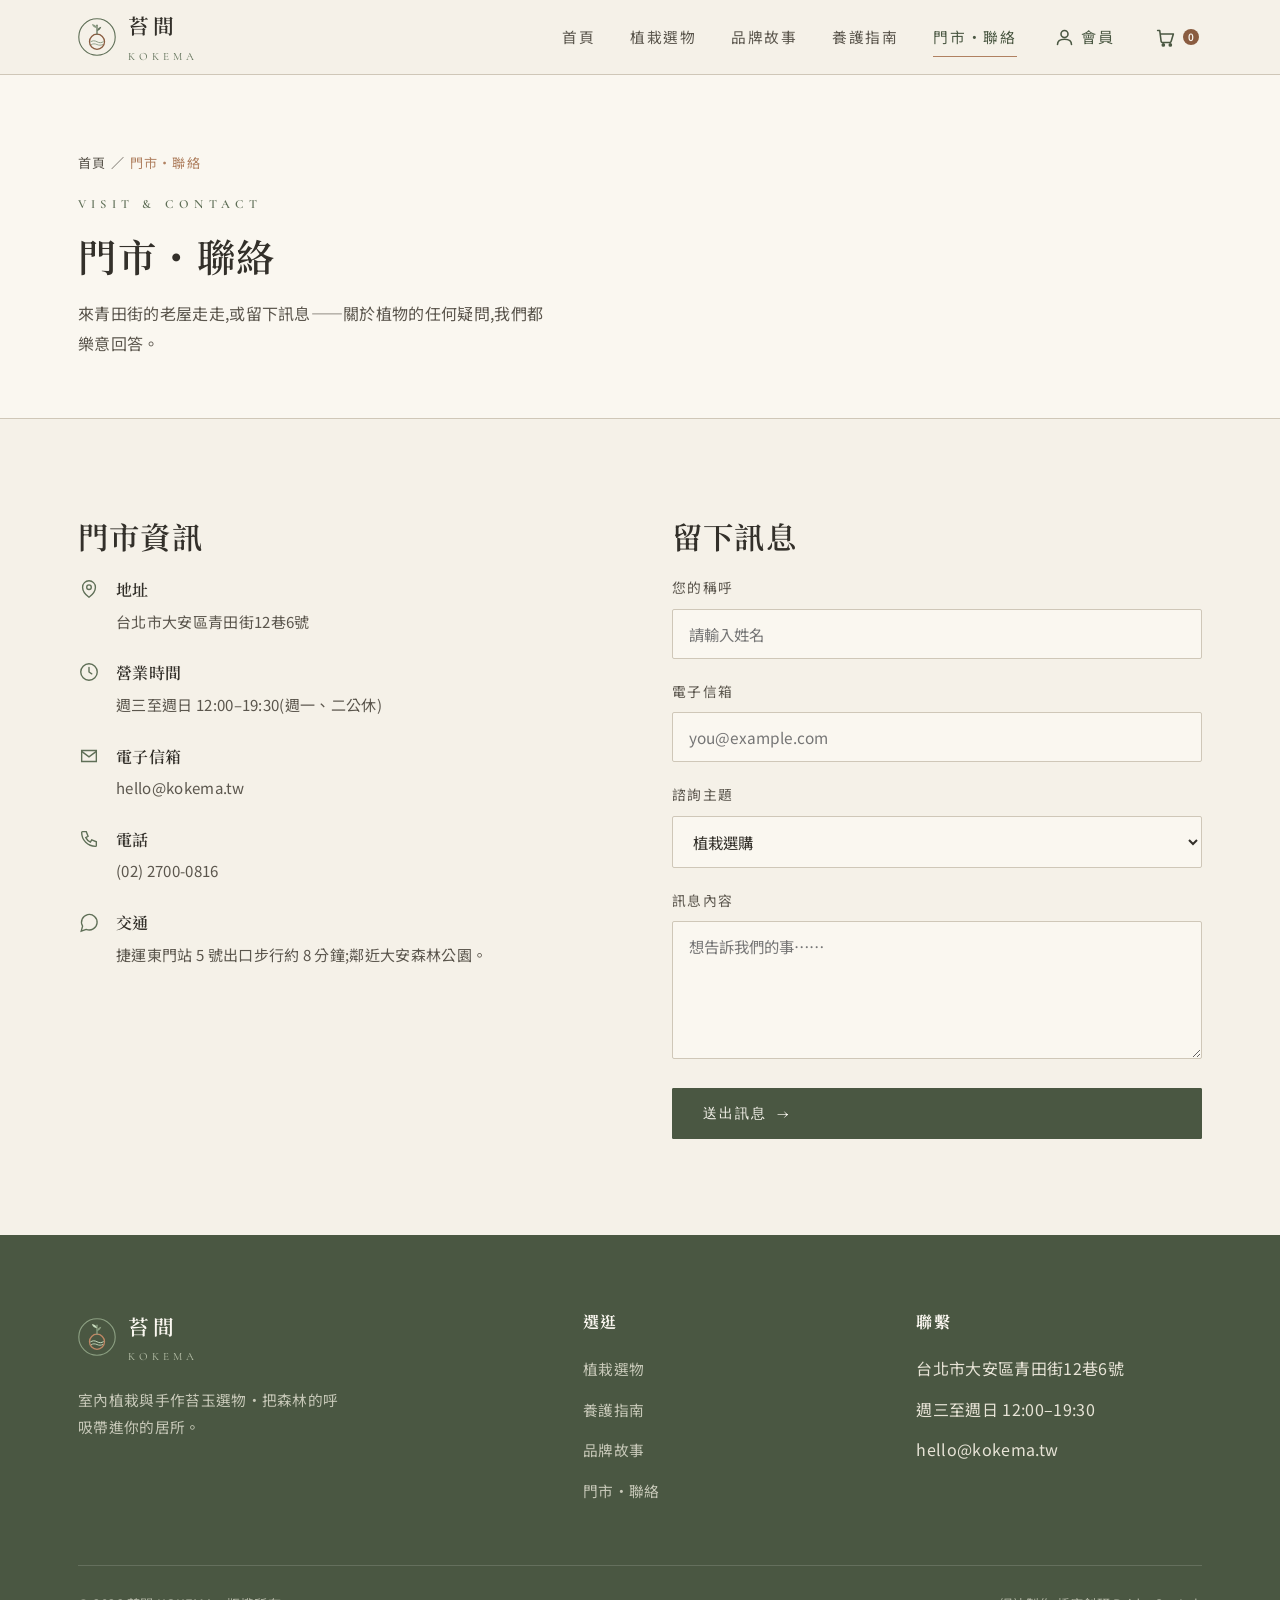
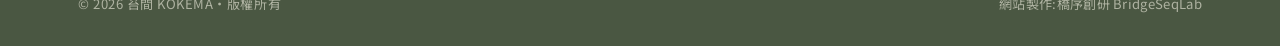
<file: contact.html>
<!DOCTYPE html>
<html lang="zh-Hant">
<head>
<meta charset="UTF-8">
<meta name="viewport" content="width=device-width, initial-scale=1">
<title>門市・聯絡｜台北青田街門市資訊 — 苔間 KOKEMA</title>
<meta name="description" content="苔間 KOKEMA 台北青田街門市資訊、營業時間、交通方式與聯絡表單。歡迎預約換盆與養護諮詢,或來信洽詢室內植栽、苔玉與陶盆選購。">
<meta name="keywords" content="苔間門市,台北植物店,青田街,植栽諮詢,換盆服務,聯絡苔間,營業時間,門市自取">
<link rel="canonical" href="https://izzo24.github.io/kokema-botanical/contact.html">
<meta property="og:type" content="website">
<meta property="og:locale" content="zh_TW">
<meta property="og:site_name" content="苔間 KOKEMA">
<meta property="og:title" content="門市・聯絡｜台北青田街門市資訊">
<meta property="og:description" content="苔間 KOKEMA 台北青田街門市資訊、營業時間與聯絡表單。">
<meta property="og:url" content="https://izzo24.github.io/kokema-botanical/contact.html">
<meta property="og:image" content="https://izzo24.github.io/kokema-botanical/images/hero.webp">
<meta name="twitter:card" content="summary_large_image">
<link rel="icon" type="image/svg+xml" href="./favicon.svg">
<link rel="preconnect" href="https://fonts.googleapis.com">
<link rel="preconnect" href="https://fonts.gstatic.com" crossorigin>
<link href="https://fonts.googleapis.com/css2?family=Cormorant+Garamond:wght@500;600&family=Noto+Sans+TC:wght@300;400;500&family=Noto+Serif+TC:wght@500;600&display=swap" rel="stylesheet">
<link rel="stylesheet" href="./css/style.css">
<script type="application/ld+json">
{
  "@context":"https://schema.org",
  "@type":"BreadcrumbList",
  "itemListElement":[
    {"@type":"ListItem","position":1,"name":"首頁","item":"https://izzo24.github.io/kokema-botanical/"},
    {"@type":"ListItem","position":2,"name":"門市・聯絡","item":"https://izzo24.github.io/kokema-botanical/contact.html"}
  ]
}
</script>
<script type="application/ld+json">
{
  "@context":"https://schema.org",
  "@type":"LocalBusiness",
  "name":"苔間 KOKEMA",
  "image":"https://izzo24.github.io/kokema-botanical/images/hero.webp",
  "telephone":"+886-2-2700-0816",
  "email":"hello@kokema.tw",
  "address":{"@type":"PostalAddress","streetAddress":"大安區青田街12巷6號","addressLocality":"台北市","postalCode":"106","addressCountry":"TW"},
  "openingHoursSpecification":[{"@type":"OpeningHoursSpecification","dayOfWeek":["Wednesday","Thursday","Friday","Saturday","Sunday"],"opens":"12:00","closes":"19:30"}]
}
</script>
<link rel="stylesheet" href="./addon.css">
</head>
<body>

<header class="nav">
  <div class="wrap">
    <a class="brand" href="./index.html" aria-label="苔間 KOKEMA 首頁">
      <img src="./assets/logo.svg" alt="苔間 KOKEMA 標誌" width="38" height="38" style="width:38px;height:38px">
      <span><span class="name">苔間</span><span class="en">KOKEMA</span></span>
    </a>
    <nav class="navlinks" aria-label="主選單">
      <a href="./index.html">首頁</a>
      <a href="./shop.html">植栽選物</a>
      <a href="./about.html">品牌故事</a>
      <a href="./care.html">養護指南</a>
      <a href="./contact.html" aria-current="page">門市・聯絡</a>
    <a class="acct-link" href="./member.html" aria-label="會員中心"><svg viewBox="0 0 24 24" fill="none" stroke="currentColor" stroke-width="1.8" stroke-linecap="round" stroke-linejoin="round" aria-hidden="true"><circle cx="12" cy="8" r="4"/><path d="M4 20c0-4 3.6-6 8-6s8 2 8 6"/></svg><span>會員</span></a><button class="cart-toggle" type="button" aria-label="購物車" aria-haspopup="dialog"><svg viewBox="0 0 24 24" fill="none" stroke="currentColor" stroke-width="1.8" stroke-linecap="round" stroke-linejoin="round" aria-hidden="true"><path d="M3 4h2.4l1.6 12.4a1.5 1.5 0 0 0 1.5 1.3h8.4a1.5 1.5 0 0 0 1.5-1.2L21 8H6.4"/><circle cx="9.5" cy="20.5" r="1.2" fill="currentColor"/><circle cx="17.5" cy="20.5" r="1.2" fill="currentColor"/></svg><span class="cart-badge" aria-hidden="true">0</span></button></nav>
    <button class="nav-toggle" aria-label="開啟選單" aria-expanded="false"><span></span><span></span><span></span></button>
  </div>
</header>

<section class="pagehead">
  <div class="wrap">
    <nav class="crumbs" aria-label="麵包屑"><a href="./index.html">首頁</a> ／ <span>門市・聯絡</span></nav>
    <span class="kicker" style="margin-top:18px">Visit &amp; Contact</span>
    <h1>門市・聯絡</h1>
    <p>來青田街的老屋走走,或留下訊息——關於植物的任何疑問,我們都樂意回答。</p>
  </div>
</section>

<section>
  <div class="wrap contact-grid">
    <div class="reveal">
      <h2 class="section-title">門市資訊</h2>
      <span class="divider"></span>
      <div class="info-row">
        <svg class="ico" viewBox="0 0 24 24" fill="none" stroke="currentColor" stroke-width="1.5"><path d="M12 21s-7-5.2-7-11a7 7 0 0114 0c0 5.8-7 11-7 11z"/><circle cx="12" cy="10" r="2.5"/></svg>
        <div><b>地址</b><span>台北市大安區青田街12巷6號</span></div>
      </div>
      <div class="info-row">
        <svg class="ico" viewBox="0 0 24 24" fill="none" stroke="currentColor" stroke-width="1.5"><circle cx="12" cy="12" r="9"/><path d="M12 7v5l3 2" stroke-linecap="round"/></svg>
        <div><b>營業時間</b><span>週三至週日 12:00–19:30(週一、二公休)</span></div>
      </div>
      <div class="info-row">
        <svg class="ico" viewBox="0 0 24 24" fill="none" stroke="currentColor" stroke-width="1.5"><path d="M4 6h16v12H4z"/><path d="M4 7l8 6 8-6" stroke-linecap="round"/></svg>
        <div><b>電子信箱</b><span>hello@kokema.tw</span></div>
      </div>
      <div class="info-row">
        <svg class="ico" viewBox="0 0 24 24" fill="none" stroke="currentColor" stroke-width="1.5"><path d="M5 4h4l2 5-2.5 1.5a11 11 0 005 5L15 13l5 2v4a1 1 0 01-1 1A15 15 0 014 5a1 1 0 011-1z"/></svg>
        <div><b>電話</b><span>(02) 2700-0816</span></div>
      </div>
      <div class="info-row">
        <svg class="ico" viewBox="0 0 24 24" fill="none" stroke="currentColor" stroke-width="1.5"><path d="M9 20l-5.5 2 1.5-5.5a8.5 8.5 0 113.9 3.5z"/></svg>
        <div><b>交通</b><span>捷運東門站 5 號出口步行約 8 分鐘;鄰近大安森林公園。</span></div>
      </div>
    </div>

    <div class="reveal">
      <h2 class="section-title">留下訊息</h2>
      <span class="divider"></span>
      <form class="form" id="contact-form">
        <div>
          <label for="name">您的稱呼</label>
          <input id="name" name="name" type="text" placeholder="請輸入姓名" required>
        </div>
        <div>
          <label for="email">電子信箱</label>
          <input id="email" name="email" type="email" placeholder="you@example.com" required>
        </div>
        <div>
          <label for="topic">諮詢主題</label>
          <select id="topic" name="topic">
            <option>植栽選購</option>
            <option>養護諮詢</option>
            <option>換盆服務預約</option>
            <option>企業・空間綠化</option>
            <option>其他</option>
          </select>
        </div>
        <div>
          <label for="msg">訊息內容</label>
          <textarea id="msg" name="msg" rows="5" placeholder="想告訴我們的事⋯⋯" required></textarea>
        </div>
        <button class="btn btn-solid" type="submit">送出訊息 <span class="arrow">→</span></button>
      </form>
    </div>
  </div>
</section>

<footer>
  <div class="wrap">
    <div class="foot-grid">
      <div>
        <div class="brand"><img src="./assets/logo.svg" alt="苔間 KOKEMA 標誌" width="38" height="38" style="width:38px;height:38px"><span><span class="name">苔間</span><span class="en">KOKEMA</span></span></div>
        <p>室內植栽與手作苔玉選物・把森林的呼吸帶進你的居所。</p>
      </div>
      <div><h4>選逛</h4><ul>
        <li><a href="./shop.html">植栽選物</a></li>
        <li><a href="./care.html">養護指南</a></li>
        <li><a href="./about.html">品牌故事</a></li>
        <li><a href="./contact.html">門市・聯絡</a></li>
      </ul></div>
      <div><h4>聯繫</h4><ul>
        <li>台北市大安區青田街12巷6號</li>
        <li>週三至週日 12:00–19:30</li>
        <li>hello@kokema.tw</li>
      </ul></div>
    </div>
    <div class="foot-bottom">
      <small>© <span id="year">2026</span> 苔間 KOKEMA・版權所有</small>
      <span class="credit">網站製作:橋序創研 BridgeSeqLab</span>
    </div>
  </div>
</footer>

<script src="./js/main.js"></script>
<div class="cart-overlay" id="cartOverlay"></div>
<aside class="cart-drawer" id="cartDrawer" role="dialog" aria-modal="true" aria-label="購物車" aria-hidden="true">
  <div class="cd-head"><h2>購物車</h2><button class="cd-close" id="cartClose" aria-label="關閉購物車"><svg viewBox="0 0 24 24" fill="none" stroke="currentColor" stroke-width="2" stroke-linecap="round" aria-hidden="true"><path d="M6 6l12 12M18 6L6 18"/></svg></button></div>
  <div class="cd-body"><p class="cd-empty">您的購物車目前是空的。<br>歡迎先逛逛全部商品。</p></div>
  <div class="cd-foot"><div class="cd-total"><span>小計</span><span>NT$ 0</span></div><a class="mc-btn" href="./shop.html">前往選購</a></div>
</aside>
<script src="./addon.js" defer></script>
</body>
</html>
</file>
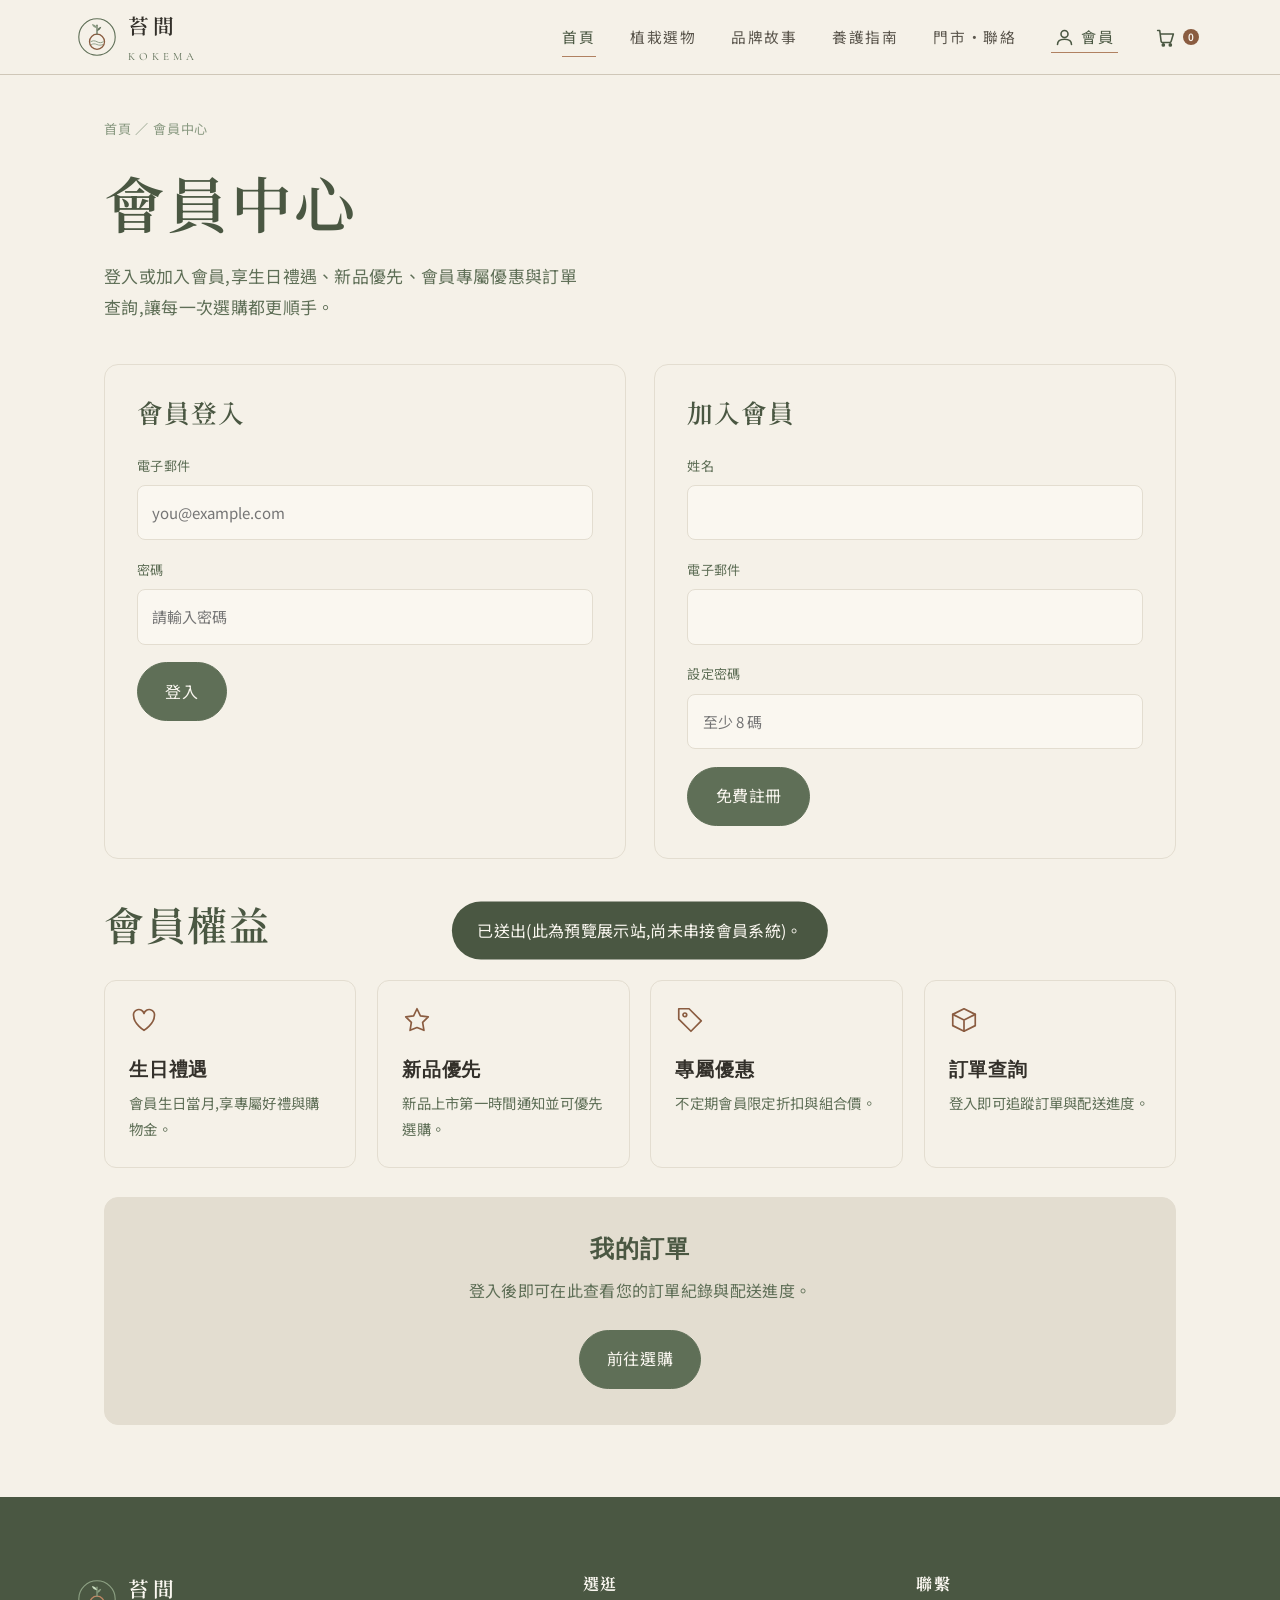
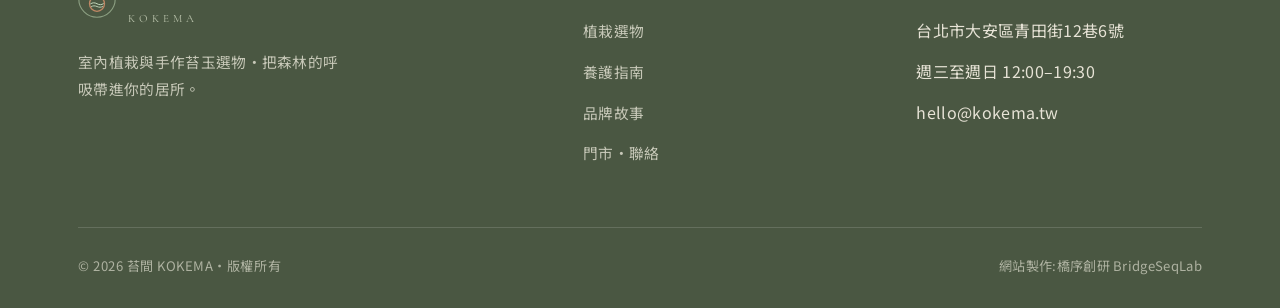
<file: member.html>
<!DOCTYPE html>
<html lang="zh-Hant">
<head>
<meta charset="UTF-8">
<meta name="viewport" content="width=device-width, initial-scale=1">
<title>會員中心｜登入・註冊與訂單查詢 — 苔間 KOKEMA</title>
<meta name="description" content="苔間 KOKEMA 會員中心:登入或加入會員,享生日禮遇、新品優先、會員專屬優惠與訂單查詢,管理您的選物與訂單紀錄。">
<meta name="keywords" content="室內植栽,苔玉,kokedama,手作陶盆,觀葉植物,居家綠意,植物選物,苔球,綠植,植栽養護">
<link rel="canonical" href="https://izzo24.github.io/kokema-botanical/member.html">
<meta property="og:type" content="website">
<meta property="og:locale" content="zh_TW">
<meta property="og:site_name" content="苔間 KOKEMA">
<meta property="og:title" content="會員中心 — 苔間 KOKEMA">
<meta property="og:description" content="登入或加入會員,享生日禮遇、新品優先與訂單查詢。">
<meta property="og:url" content="https://izzo24.github.io/kokema-botanical/member.html">
<meta property="og:image" content="https://izzo24.github.io/kokema-botanical/images/hero.webp">
<meta name="twitter:card" content="summary_large_image">
<link rel="icon" type="image/svg+xml" href="./favicon.svg">
<link rel="preconnect" href="https://fonts.googleapis.com">
<link rel="preconnect" href="https://fonts.gstatic.com" crossorigin>
<link href="https://fonts.googleapis.com/css2?family=Cormorant+Garamond:wght@500;600&family=Noto+Sans+TC:wght@300;400;500&family=Noto+Serif+TC:wght@500;600&display=swap" rel="stylesheet">
<link rel="stylesheet" href="./css/style.css">
<script type="application/ld+json">
{"@context":"https://schema.org","@graph":[{"@type":"BreadcrumbList","itemListElement":[{"@type":"ListItem","position":1,"name":"首頁","item":"https://izzo24.github.io/kokema-botanical/"},{"@type":"ListItem","position":2,"name":"會員中心","item":"https://izzo24.github.io/kokema-botanical/member.html"}]},{"@type":"WebPage","name":"會員中心 — 苔間 KOKEMA","url":"https://izzo24.github.io/kokema-botanical/member.html","inLanguage":"zh-Hant"}]}
</script>
<script type="application/ld+json">
{
  "@context":"https://schema.org",
  "@type":"WebSite",
  "name":"苔間 KOKEMA",
  "url":"https://izzo24.github.io/kokema-botanical/",
  "inLanguage":"zh-Hant",
  "publisher":{"@type":"Organization","name":"苔間 KOKEMA"}
}
</script>
<link rel="stylesheet" href="./addon.css">
</head>
<body>

<!-- ===== NAV ===== -->
<header class="nav">
  <div class="wrap">
    <a class="brand" href="./index.html" aria-label="苔間 KOKEMA 首頁">
      <img src="./assets/logo.svg" alt="苔間 KOKEMA 標誌" width="38" height="38" style="width:38px;height:38px">
      <span><span class="name">苔間</span><span class="en">KOKEMA</span></span>
    </a>
    <nav class="navlinks" aria-label="主選單">
      <a href="./index.html" aria-current="page">首頁</a>
      <a href="./shop.html">植栽選物</a>
      <a href="./about.html">品牌故事</a>
      <a href="./care.html">養護指南</a>
      <a href="./contact.html">門市・聯絡</a>
    <a class="acct-link" href="./member.html" aria-label="會員中心" aria-current="page"><svg viewBox="0 0 24 24" fill="none" stroke="currentColor" stroke-width="1.8" stroke-linecap="round" stroke-linejoin="round" aria-hidden="true"><circle cx="12" cy="8" r="4"/><path d="M4 20c0-4 3.6-6 8-6s8 2 8 6"/></svg><span>會員</span></a><button class="cart-toggle" type="button" aria-label="購物車" aria-haspopup="dialog"><svg viewBox="0 0 24 24" fill="none" stroke="currentColor" stroke-width="1.8" stroke-linecap="round" stroke-linejoin="round" aria-hidden="true"><path d="M3 4h2.4l1.6 12.4a1.5 1.5 0 0 0 1.5 1.3h8.4a1.5 1.5 0 0 0 1.5-1.2L21 8H6.4"/><circle cx="9.5" cy="20.5" r="1.2" fill="currentColor"/><circle cx="17.5" cy="20.5" r="1.2" fill="currentColor"/></svg><span class="cart-badge" aria-hidden="true">0</span></button></nav>
    <button class="nav-toggle" aria-label="開啟選單" aria-expanded="false"><span></span><span></span><span></span></button>
  </div>
</header>
<main>
<section class="mc-wrap">
  <nav class="mc-crumb" aria-label="麵包屑"><a href="./index.html">首頁</a> ／ 會員中心</nav>
  <h1 class="mc-title">會員中心</h1>
  <p class="mc-sub">登入或加入會員,享生日禮遇、新品優先、會員專屬優惠與訂單查詢,讓每一次選購都更順手。</p>
  <div class="mc-grid">
    <div class="mc-card"><h2>會員登入</h2><form data-demo><label>電子郵件<input type="email" required autocomplete="email" placeholder="you@example.com"></label><label>密碼<input type="password" required autocomplete="current-password" placeholder="請輸入密碼"></label><button class="mc-btn" type="submit">登入</button></form></div>
    <div class="mc-card"><h2>加入會員</h2><form data-demo><label>姓名<input type="text" required autocomplete="name"></label><label>電子郵件<input type="email" required autocomplete="email"></label><label>設定密碼<input type="password" required autocomplete="new-password" placeholder="至少 8 碼"></label><button class="mc-btn" type="submit">免費註冊</button></form></div>
  </div>
  <h2 class="mc-h2">會員權益</h2>
  <div class="mc-benefits">
    <div class="mc-benefit"><svg viewBox="0 0 32 32" fill="none" stroke="currentColor" stroke-width="1.8" stroke-linecap="round" stroke-linejoin="round" aria-hidden="true"><path d="M16 27S5 20 5 12a5 5 0 0 1 11-3 5 5 0 0 1 11 3c0 8-11 15-11 15z"/></svg><h3>生日禮遇</h3><p>會員生日當月,享專屬好禮與購物金。</p></div>
    <div class="mc-benefit"><svg viewBox="0 0 32 32" fill="none" stroke="currentColor" stroke-width="1.8" stroke-linecap="round" stroke-linejoin="round" aria-hidden="true"><path d="M16 4l3.6 7.6 8.4 1-6 6 1.4 8.4L16 24l-7.4 3 1.4-8.4-6-6 8.4-1z"/></svg><h3>新品優先</h3><p>新品上市第一時間通知並可優先選購。</p></div>
    <div class="mc-benefit"><svg viewBox="0 0 32 32" fill="none" stroke="currentColor" stroke-width="1.8" stroke-linecap="round" stroke-linejoin="round" aria-hidden="true"><path d="M4 4h11l13 13-11 11L4 15z"/><circle cx="10.5" cy="10.5" r="2"/></svg><h3>專屬優惠</h3><p>不定期會員限定折扣與組合價。</p></div>
    <div class="mc-benefit"><svg viewBox="0 0 32 32" fill="none" stroke="currentColor" stroke-width="1.8" stroke-linecap="round" stroke-linejoin="round" aria-hidden="true"><path d="M4 10l12-6 12 6v12l-12 6-12-6z"/><path d="M4 10l12 6 12-6M16 16v12"/></svg><h3>訂單查詢</h3><p>登入即可追蹤訂單與配送進度。</p></div>
  </div>
  <div class="mc-orders"><h2>我的訂單</h2><p>登入後即可在此查看您的訂單紀錄與配送進度。</p><a class="mc-btn" href="./shop.html">前往選購</a></div>
</section>
</main>
<div class="addon-toast" role="status" aria-live="polite">已送出(此為預覽展示站,尚未串接會員系統)。</div>
<footer>
  <div class="wrap">
    <div class="foot-grid">
      <div>
        <div class="brand"><img src="./assets/logo.svg" alt="苔間 KOKEMA 標誌" width="38" height="38" style="width:38px;height:38px"><span><span class="name">苔間</span><span class="en">KOKEMA</span></span></div>
        <p>室內植栽與手作苔玉選物・把森林的呼吸帶進你的居所。</p>
      </div>
      <div>
        <h4>選逛</h4>
        <ul>
          <li><a href="./shop.html">植栽選物</a></li>
          <li><a href="./care.html">養護指南</a></li>
          <li><a href="./about.html">品牌故事</a></li>
          <li><a href="./contact.html">門市・聯絡</a></li>
        </ul>
      </div>
      <div>
        <h4>聯繫</h4>
        <ul>
          <li>台北市大安區青田街12巷6號</li>
          <li>週三至週日 12:00–19:30</li>
          <li>hello@kokema.tw</li>
        </ul>
      </div>
    </div>
    <div class="foot-bottom">
      <small>© <span id="year">2026</span> 苔間 KOKEMA・版權所有</small>
      <span class="credit">網站製作:橋序創研 BridgeSeqLab</span>
    </div>
  </div>
</footer>

<script src="./js/main.js"></script>
<div class="cart-overlay" id="cartOverlay"></div>
<aside class="cart-drawer" id="cartDrawer" role="dialog" aria-modal="true" aria-label="購物車" aria-hidden="true">
  <div class="cd-head"><h2>購物車</h2><button class="cd-close" id="cartClose" aria-label="關閉購物車"><svg viewBox="0 0 24 24" fill="none" stroke="currentColor" stroke-width="2" stroke-linecap="round" aria-hidden="true"><path d="M6 6l12 12M18 6L6 18"/></svg></button></div>
  <div class="cd-body"><p class="cd-empty">您的購物車目前是空的。<br>歡迎先逛逛全部商品。</p></div>
  <div class="cd-foot"><div class="cd-total"><span>小計</span><span>NT$ 0</span></div><a class="mc-btn" href="./shop.html">前往選購</a></div>
</aside>
<script src="./addon.js" defer></script>
</body>
</html>
</file>
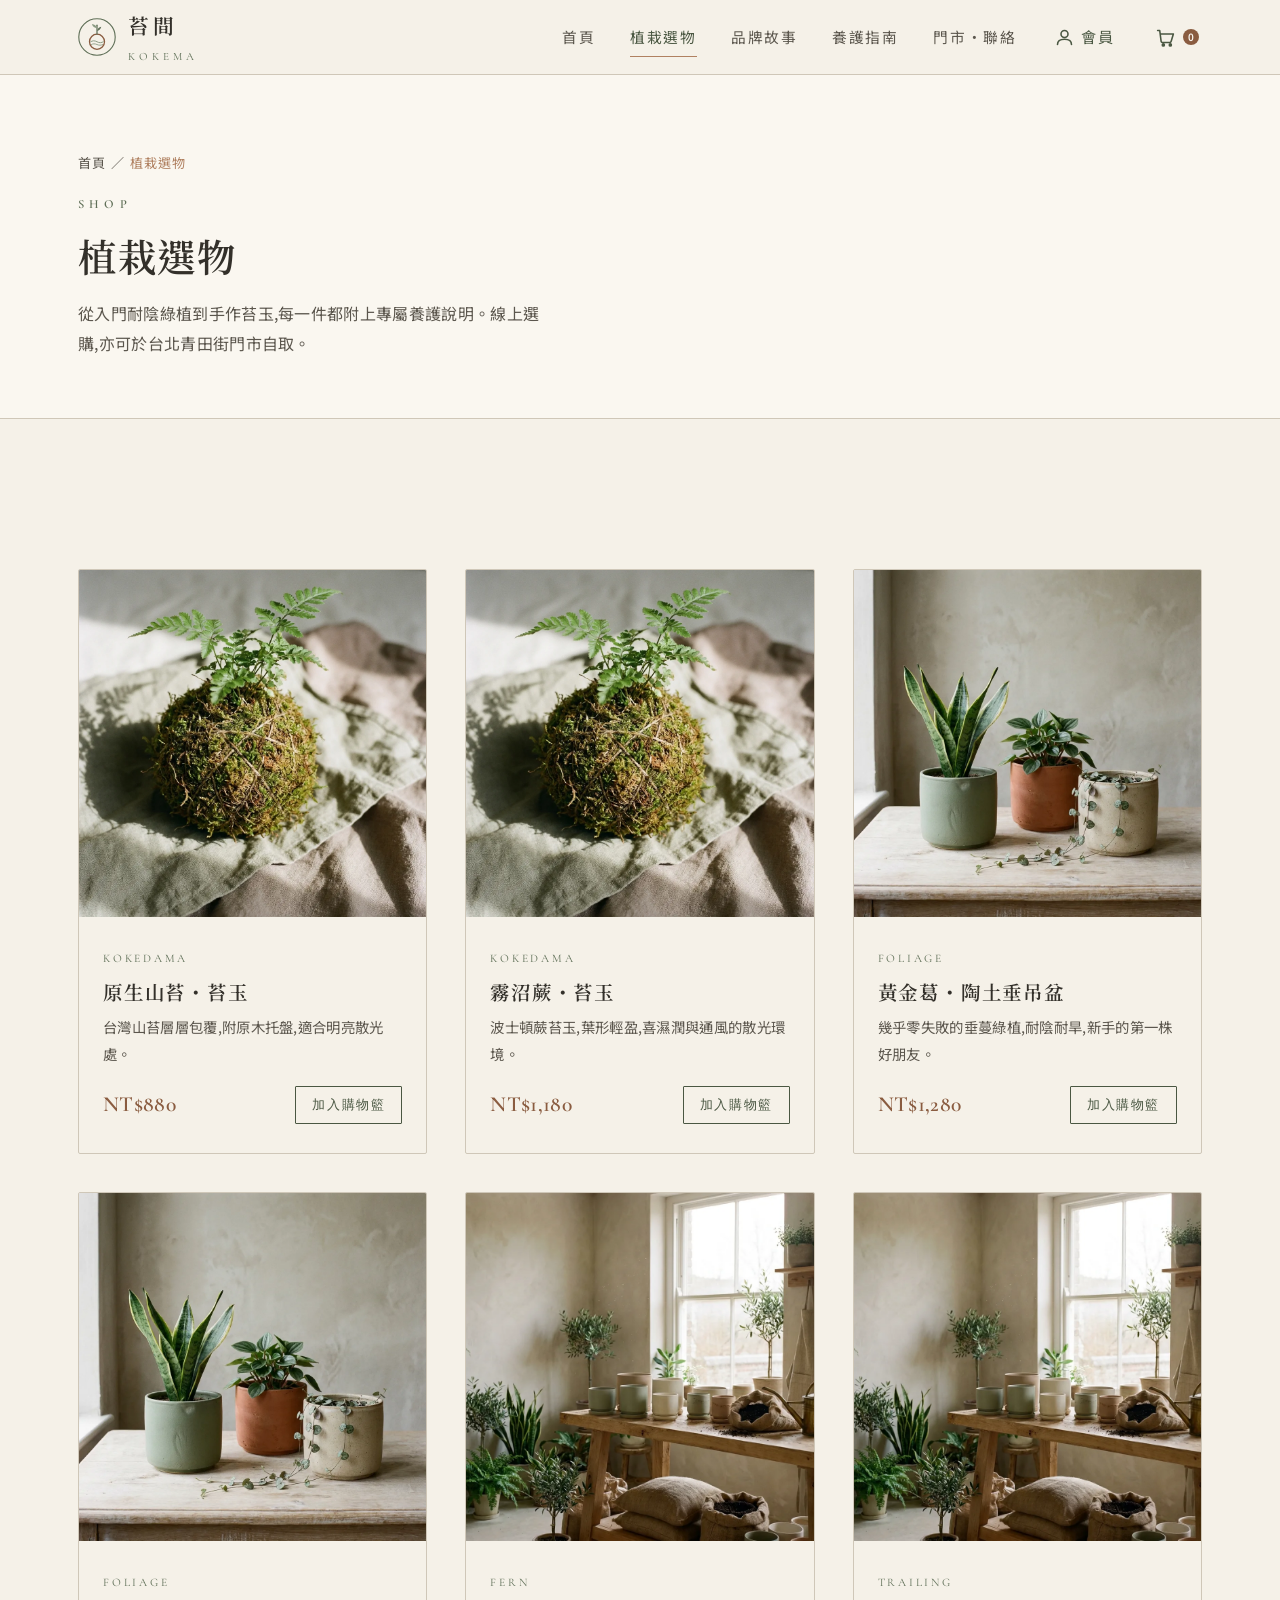
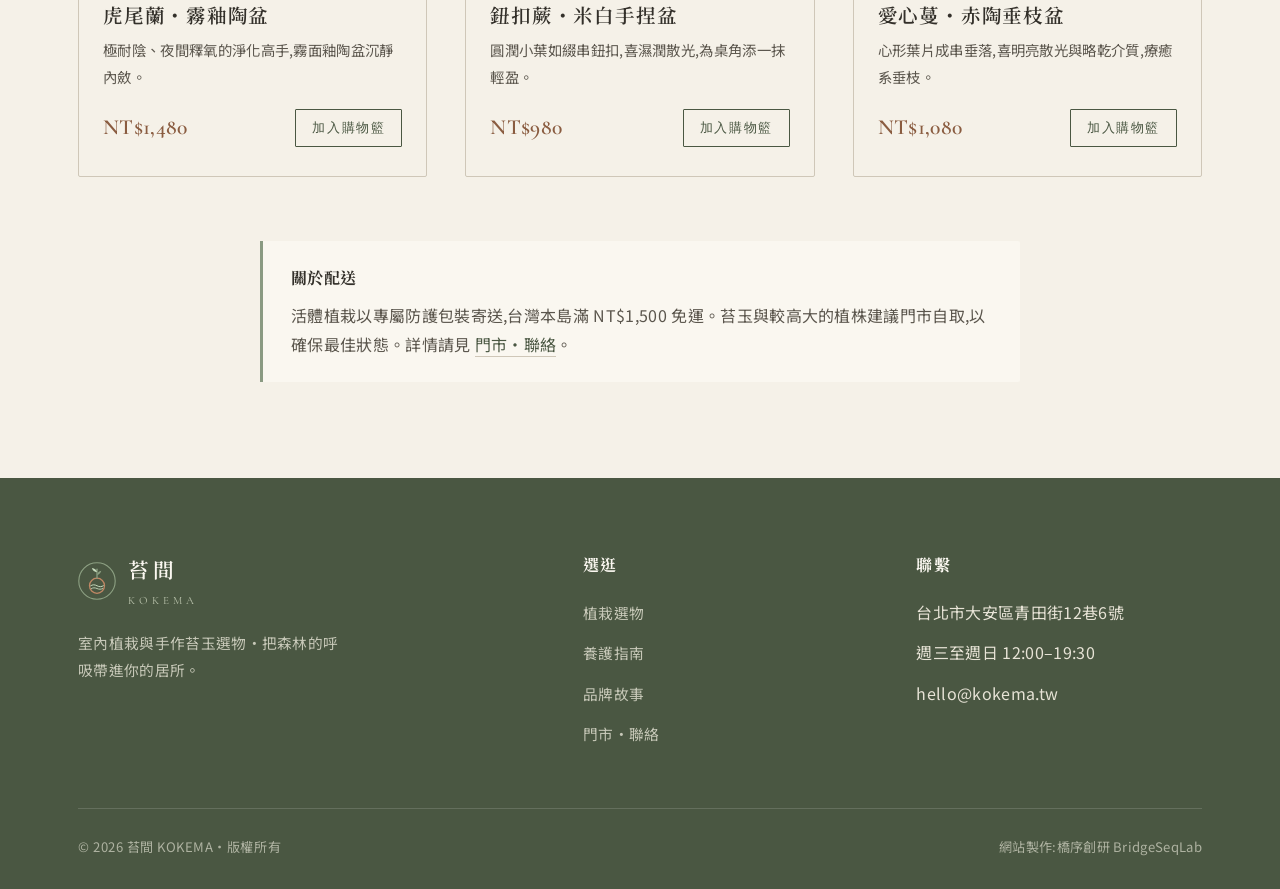
<file: shop.html>
<!DOCTYPE html>
<html lang="zh-Hant">
<head>
<meta charset="UTF-8">
<meta name="viewport" content="width=device-width, initial-scale=1">
<title>植栽選物｜室內觀葉植物・苔玉・手作陶盆 — 苔間 KOKEMA</title>
<meta name="description" content="苔間 KOKEMA 植栽選物:精選虎尾蘭、黃金葛、鈕扣蕨、愛心蔓等耐陰室內觀葉植物,以及手作苔玉與職人陶盆,每件皆附養護說明,線上選購、台北門市自取。">
<meta name="keywords" content="室內植栽選購,觀葉植物,苔玉,手作陶盆,虎尾蘭,黃金葛,鈕扣蕨,愛心蔓,耐陰植物,綠植線上">
<link rel="canonical" href="https://izzo24.github.io/kokema-botanical/shop.html">
<meta property="og:type" content="website">
<meta property="og:locale" content="zh_TW">
<meta property="og:site_name" content="苔間 KOKEMA">
<meta property="og:title" content="植栽選物｜室內觀葉植物・苔玉・手作陶盆">
<meta property="og:description" content="精選耐陰室內觀葉植物、手作苔玉與職人陶盆,每件皆附養護說明。">
<meta property="og:url" content="https://izzo24.github.io/kokema-botanical/shop.html">
<meta property="og:image" content="https://izzo24.github.io/kokema-botanical/images/products.webp">
<meta name="twitter:card" content="summary_large_image">
<link rel="icon" type="image/svg+xml" href="./favicon.svg">
<link rel="preconnect" href="https://fonts.googleapis.com">
<link rel="preconnect" href="https://fonts.gstatic.com" crossorigin>
<link href="https://fonts.googleapis.com/css2?family=Cormorant+Garamond:wght@500;600&family=Noto+Sans+TC:wght@300;400;500&family=Noto+Serif+TC:wght@500;600&display=swap" rel="stylesheet">
<link rel="stylesheet" href="./css/style.css">
<script type="application/ld+json">
{
  "@context":"https://schema.org",
  "@type":"BreadcrumbList",
  "itemListElement":[
    {"@type":"ListItem","position":1,"name":"首頁","item":"https://izzo24.github.io/kokema-botanical/"},
    {"@type":"ListItem","position":2,"name":"植栽選物","item":"https://izzo24.github.io/kokema-botanical/shop.html"}
  ]
}
</script>
<script type="application/ld+json">
{
  "@context":"https://schema.org",
  "@type":"ItemList",
  "name":"苔間 KOKEMA 植栽選物",
  "itemListElement":[
    {"@type":"Product","position":1,"name":"原生山苔・苔玉","image":"https://izzo24.github.io/kokema-botanical/images/kokedama.webp","description":"台灣山苔手作包覆的苔玉,附原木托盤。","brand":{"@type":"Brand","name":"苔間 KOKEMA"},"offers":{"@type":"Offer","price":"880","priceCurrency":"TWD","availability":"https://schema.org/InStock"}},
    {"@type":"Product","position":2,"name":"霧沼蕨・苔玉","image":"https://izzo24.github.io/kokema-botanical/images/kokedama.webp","description":"波士頓蕨苔玉,喜濕潤散光。","brand":{"@type":"Brand","name":"苔間 KOKEMA"},"offers":{"@type":"Offer","price":"1180","priceCurrency":"TWD","availability":"https://schema.org/InStock"}},
    {"@type":"Product","position":3,"name":"黃金葛・陶土垂吊盆","image":"https://izzo24.github.io/kokema-botanical/images/products.webp","description":"極好養的垂蔓綠植,搭配赤陶垂吊盆。","brand":{"@type":"Brand","name":"苔間 KOKEMA"},"offers":{"@type":"Offer","price":"1280","priceCurrency":"TWD","availability":"https://schema.org/InStock"}},
    {"@type":"Product","position":4,"name":"虎尾蘭・霧釉陶盆","image":"https://izzo24.github.io/kokema-botanical/images/products.webp","description":"耐陰淨化空氣的入門首選,霧面釉陶盆。","brand":{"@type":"Brand","name":"苔間 KOKEMA"},"offers":{"@type":"Offer","price":"1480","priceCurrency":"TWD","availability":"https://schema.org/InStock"}},
    {"@type":"Product","position":5,"name":"鈕扣蕨・米白手捏盆","image":"https://izzo24.github.io/kokema-botanical/images/studio.webp","description":"圓潤小葉的桌上蕨,米白手捏陶盆。","brand":{"@type":"Brand","name":"苔間 KOKEMA"},"offers":{"@type":"Offer","price":"980","priceCurrency":"TWD","availability":"https://schema.org/InStock"}},
    {"@type":"Product","position":6,"name":"愛心蔓・赤陶垂枝盆","image":"https://izzo24.github.io/kokema-botanical/images/studio.webp","description":"心形葉片的垂枝綠植,赤陶盆襯托。","brand":{"@type":"Brand","name":"苔間 KOKEMA"},"offers":{"@type":"Offer","price":"1080","priceCurrency":"TWD","availability":"https://schema.org/InStock"}}
  ]
}
</script>
<link rel="stylesheet" href="./addon.css">
</head>
<body>

<header class="nav">
  <div class="wrap">
    <a class="brand" href="./index.html" aria-label="苔間 KOKEMA 首頁">
      <img src="./assets/logo.svg" alt="苔間 KOKEMA 標誌" width="38" height="38" style="width:38px;height:38px">
      <span><span class="name">苔間</span><span class="en">KOKEMA</span></span>
    </a>
    <nav class="navlinks" aria-label="主選單">
      <a href="./index.html">首頁</a>
      <a href="./shop.html" aria-current="page">植栽選物</a>
      <a href="./about.html">品牌故事</a>
      <a href="./care.html">養護指南</a>
      <a href="./contact.html">門市・聯絡</a>
    <a class="acct-link" href="./member.html" aria-label="會員中心"><svg viewBox="0 0 24 24" fill="none" stroke="currentColor" stroke-width="1.8" stroke-linecap="round" stroke-linejoin="round" aria-hidden="true"><circle cx="12" cy="8" r="4"/><path d="M4 20c0-4 3.6-6 8-6s8 2 8 6"/></svg><span>會員</span></a><button class="cart-toggle" type="button" aria-label="購物車" aria-haspopup="dialog"><svg viewBox="0 0 24 24" fill="none" stroke="currentColor" stroke-width="1.8" stroke-linecap="round" stroke-linejoin="round" aria-hidden="true"><path d="M3 4h2.4l1.6 12.4a1.5 1.5 0 0 0 1.5 1.3h8.4a1.5 1.5 0 0 0 1.5-1.2L21 8H6.4"/><circle cx="9.5" cy="20.5" r="1.2" fill="currentColor"/><circle cx="17.5" cy="20.5" r="1.2" fill="currentColor"/></svg><span class="cart-badge" aria-hidden="true">0</span></button></nav>
    <button class="nav-toggle" aria-label="開啟選單" aria-expanded="false"><span></span><span></span><span></span></button>
  </div>
</header>

<section class="pagehead">
  <div class="wrap">
    <nav class="crumbs" aria-label="麵包屑"><a href="./index.html">首頁</a> ／ <span>植栽選物</span></nav>
    <span class="kicker" style="margin-top:18px">Shop</span>
    <h1>植栽選物</h1>
    <p>從入門耐陰綠植到手作苔玉,每一件都附上專屬養護說明。線上選購,亦可於台北青田街門市自取。</p>
  </div>
</section>

<section>
  <div class="wrap">
    <div class="grid-products">
      <article class="card reveal">
        <div class="ph"><img src="./images/kokedama.webp" alt="原生山苔苔玉,附原木托盤" width="600" height="600"></div>
        <div class="body"><span class="tag">Kokedama</span><h3>原生山苔・苔玉</h3>
          <p>台灣山苔層層包覆,附原木托盤,適合明亮散光處。</p>
          <div class="row"><span class="price">NT$880</span><button class="add" data-add="原生山苔・苔玉">加入購物籃</button></div></div>
      </article>
      <article class="card reveal">
        <div class="ph"><img src="./images/kokedama.webp" alt="霧沼蕨苔玉,波士頓蕨" width="600" height="600"></div>
        <div class="body"><span class="tag">Kokedama</span><h3>霧沼蕨・苔玉</h3>
          <p>波士頓蕨苔玉,葉形輕盈,喜濕潤與通風的散光環境。</p>
          <div class="row"><span class="price">NT$1,180</span><button class="add" data-add="霧沼蕨・苔玉">加入購物籃</button></div></div>
      </article>
      <article class="card reveal">
        <div class="ph"><img src="./images/products.webp" alt="黃金葛種於赤陶垂吊盆" width="600" height="600"></div>
        <div class="body"><span class="tag">Foliage</span><h3>黃金葛・陶土垂吊盆</h3>
          <p>幾乎零失敗的垂蔓綠植,耐陰耐旱,新手的第一株好朋友。</p>
          <div class="row"><span class="price">NT$1,280</span><button class="add" data-add="黃金葛・陶土垂吊盆">加入購物籃</button></div></div>
      </article>
      <article class="card reveal">
        <div class="ph"><img src="./images/products.webp" alt="虎尾蘭種於霧釉陶盆" width="600" height="600"></div>
        <div class="body"><span class="tag">Foliage</span><h3>虎尾蘭・霧釉陶盆</h3>
          <p>極耐陰、夜間釋氧的淨化高手,霧面釉陶盆沉靜內斂。</p>
          <div class="row"><span class="price">NT$1,480</span><button class="add" data-add="虎尾蘭・霧釉陶盆">加入購物籃</button></div></div>
      </article>
      <article class="card reveal">
        <div class="ph"><img src="./images/studio.webp" alt="鈕扣蕨種於米白手捏陶盆" width="600" height="600"></div>
        <div class="body"><span class="tag">Fern</span><h3>鈕扣蕨・米白手捏盆</h3>
          <p>圓潤小葉如綴串鈕扣,喜濕潤散光,為桌角添一抹輕盈。</p>
          <div class="row"><span class="price">NT$980</span><button class="add" data-add="鈕扣蕨・米白手捏盆">加入購物籃</button></div></div>
      </article>
      <article class="card reveal">
        <div class="ph"><img src="./images/studio.webp" alt="愛心蔓種於赤陶垂枝盆" width="600" height="600"></div>
        <div class="body"><span class="tag">Trailing</span><h3>愛心蔓・赤陶垂枝盆</h3>
          <p>心形葉片成串垂落,喜明亮散光與略乾介質,療癒系垂枝。</p>
          <div class="row"><span class="price">NT$1,080</span><button class="add" data-add="愛心蔓・赤陶垂枝盆">加入購物籃</button></div></div>
      </article>
    </div>

    <div class="note" style="max-width:760px;margin:64px auto 0;background:var(--paper);border-left:3px solid var(--sage);padding:22px 28px;border-radius:0 2px 2px 0">
      <b style="font-family:var(--serif)">關於配送</b>
      <p style="color:var(--ink-soft);margin-top:.5rem">活體植栽以專屬防護包裝寄送,台灣本島滿 NT$1,500 免運。苔玉與較高大的植株建議門市自取,以確保最佳狀態。詳情請見 <a href="./contact.html" style="color:var(--moss);border-bottom:1px solid var(--line)">門市・聯絡</a>。</p>
    </div>
  </div>
</section>

<footer>
  <div class="wrap">
    <div class="foot-grid">
      <div>
        <div class="brand"><img src="./assets/logo.svg" alt="苔間 KOKEMA 標誌" width="38" height="38" style="width:38px;height:38px"><span><span class="name">苔間</span><span class="en">KOKEMA</span></span></div>
        <p>室內植栽與手作苔玉選物・把森林的呼吸帶進你的居所。</p>
      </div>
      <div><h4>選逛</h4><ul>
        <li><a href="./shop.html">植栽選物</a></li>
        <li><a href="./care.html">養護指南</a></li>
        <li><a href="./about.html">品牌故事</a></li>
        <li><a href="./contact.html">門市・聯絡</a></li>
      </ul></div>
      <div><h4>聯繫</h4><ul>
        <li>台北市大安區青田街12巷6號</li>
        <li>週三至週日 12:00–19:30</li>
        <li>hello@kokema.tw</li>
      </ul></div>
    </div>
    <div class="foot-bottom">
      <small>© <span id="year">2026</span> 苔間 KOKEMA・版權所有</small>
      <span class="credit">網站製作:橋序創研 BridgeSeqLab</span>
    </div>
  </div>
</footer>

<script src="./js/main.js"></script>
<div class="cart-overlay" id="cartOverlay"></div>
<aside class="cart-drawer" id="cartDrawer" role="dialog" aria-modal="true" aria-label="購物車" aria-hidden="true">
  <div class="cd-head"><h2>購物車</h2><button class="cd-close" id="cartClose" aria-label="關閉購物車"><svg viewBox="0 0 24 24" fill="none" stroke="currentColor" stroke-width="2" stroke-linecap="round" aria-hidden="true"><path d="M6 6l12 12M18 6L6 18"/></svg></button></div>
  <div class="cd-body"><p class="cd-empty">您的購物車目前是空的。<br>歡迎先逛逛全部商品。</p></div>
  <div class="cd-foot"><div class="cd-total"><span>小計</span><span>NT$ 0</span></div><a class="mc-btn" href="./shop.html">前往選購</a></div>
</aside>
<script src="./addon.js" defer></script>
</body>
</html>
</file>
<file: css/style.css>
/* ===========================================================
   苔間 KOKEMA — 室內植栽與苔玉選物
   設計語彙:Japandi 侘寂 wabi-sabi
   霧灰綠 × 陶土 × 米白・大量留白・細線・自然材質
   =========================================================== */

:root{
  --cream:#f5f1e8;
  --paper:#faf7f0;
  --greige:#e3ddd0;
  --sage:#8a9a82;
  --sage-deep:#5f6f57;
  --moss:#4a5742;
  --clay:#b08161;
  --clay-deep:#8a5c40;
  --ink:#33302a;
  --ink-soft:#5b564d;
  --line:#cfc7b8;
  --max:1180px;
  --serif:"Noto Serif TC","Songti TC",serif;
  --sans:"Noto Sans TC","PingFang TC","Helvetica Neue",sans-serif;
  --latin:"Cormorant Garamond",Georgia,serif;
}

*{box-sizing:border-box;margin:0;padding:0}
html{scroll-behavior:smooth}
body{
  font-family:var(--sans);
  color:var(--ink);
  background:var(--cream);
  line-height:1.85;
  font-size:16px;
  -webkit-font-smoothing:antialiased;
  letter-spacing:.02em;
}
img{max-width:100%;display:block}
a{color:inherit;text-decoration:none}

.wrap{max-width:var(--max);margin:0 auto;padding:0 28px}

/* ---------- 標題 ---------- */
h1,h2,h3{font-family:var(--serif);font-weight:600;line-height:1.4;letter-spacing:.04em;color:var(--ink)}
.kicker{
  font-family:var(--latin);
  font-size:.78rem;letter-spacing:.42em;text-transform:uppercase;
  color:var(--sage-deep);font-weight:600;margin-bottom:1.1rem;
  display:inline-block;
}
.section-title{font-size:1.9rem;margin-bottom:1.1rem}
.lead{font-size:1.08rem;color:var(--ink-soft);max-width:46ch}

/* ---------- 導覽 ---------- */
.nav{
  position:sticky;top:0;z-index:50;
  background:rgba(245,241,232,.86);
  backdrop-filter:blur(10px);
  border-bottom:1px solid var(--line);
}
.nav .wrap{display:flex;align-items:center;justify-content:space-between;height:74px}
.brand{display:flex;align-items:center;gap:12px}
.brand svg{width:38px;height:38px}
.brand .name{font-family:var(--serif);font-size:1.3rem;letter-spacing:.18em;font-weight:600}
.brand .en{font-family:var(--latin);font-size:.7rem;letter-spacing:.36em;color:var(--sage-deep);display:block;margin-top:2px}
.navlinks{display:flex;gap:34px;align-items:center}
.navlinks a{
  font-size:.92rem;letter-spacing:.12em;color:var(--ink-soft);
  position:relative;padding:4px 0;transition:color .25s;
}
.navlinks a:hover,.navlinks a[aria-current="page"]{color:var(--moss)}
.navlinks a[aria-current="page"]::after{
  content:"";position:absolute;left:0;bottom:-2px;width:100%;height:1px;background:var(--clay);
}
.nav-toggle{display:none;background:none;border:0;cursor:pointer;padding:6px}
.nav-toggle span{display:block;width:24px;height:2px;background:var(--ink);margin:5px 0;transition:.3s}

/* ---------- 按鈕 ---------- */
.btn{
  display:inline-flex;align-items:center;gap:10px;
  font-size:.9rem;letter-spacing:.14em;
  padding:14px 30px;border:1px solid var(--moss);
  color:var(--moss);background:transparent;cursor:pointer;
  transition:all .3s ease;border-radius:1px;
}
.btn:hover{background:var(--moss);color:var(--paper)}
.btn-solid{background:var(--moss);color:var(--paper)}
.btn-solid:hover{background:var(--clay-deep);border-color:var(--clay-deep)}
.btn .arrow{font-family:var(--latin);font-size:1.1rem}

/* ---------- Hero ---------- */
.hero{position:relative;overflow:hidden}
.hero-img{position:relative;height:78vh;min-height:520px}
.hero-img img{width:100%;height:100%;object-fit:cover}
.hero-img::after{content:"";position:absolute;inset:0;background:linear-gradient(90deg,rgba(51,48,42,.42),rgba(51,48,42,.05) 60%)}
.hero-text{
  position:absolute;left:0;top:50%;transform:translateY(-50%);
  color:var(--paper);max-width:560px;padding:0 28px;z-index:2;
}
.hero-text .kicker{color:#dfe4d4}
.hero-text h1{color:var(--paper);font-size:3rem;line-height:1.32;margin-bottom:1.3rem;text-shadow:0 1px 18px rgba(0,0,0,.25)}
.hero-text p{color:#f0ede4;font-size:1.12rem;max-width:40ch;margin-bottom:2rem}

/* ---------- 區塊通用 ---------- */
section{padding:96px 0}
.section-sm{padding:64px 0}
.split{display:grid;grid-template-columns:1fr 1fr;gap:64px;align-items:center}
.split img{border-radius:2px;box-shadow:0 24px 60px -30px rgba(51,48,42,.4)}
.center{text-align:center}
.center .lead{margin:0 auto}
.divider{width:46px;height:1px;background:var(--clay);margin:1.4rem 0}
.center .divider{margin:1.4rem auto}

/* ---------- 理念三欄 ---------- */
.pillars{display:grid;grid-template-columns:repeat(3,1fr);gap:40px;margin-top:56px}
.pillar{padding:36px 30px;background:var(--paper);border:1px solid var(--line);border-radius:2px}
.pillar .ico{width:44px;height:44px;margin-bottom:20px;color:var(--sage-deep)}
.pillar h3{font-size:1.18rem;margin-bottom:.6rem}
.pillar p{color:var(--ink-soft);font-size:.96rem}

/* ---------- 商品卡 ---------- */
.bg-paper{background:var(--paper)}
.grid-products{display:grid;grid-template-columns:repeat(3,1fr);gap:38px;margin-top:54px}
.card{background:var(--cream);border:1px solid var(--line);border-radius:2px;overflow:hidden;transition:transform .35s ease,box-shadow .35s ease}
.card:hover{transform:translateY(-5px);box-shadow:0 26px 50px -34px rgba(51,48,42,.5)}
.card .ph{aspect-ratio:1/1;overflow:hidden;background:var(--greige)}
.card .ph img{width:100%;height:100%;object-fit:cover;transition:transform .6s ease}
.card:hover .ph img{transform:scale(1.05)}
.card .body{padding:24px 24px 28px}
.card .tag{font-family:var(--latin);font-size:.72rem;letter-spacing:.24em;text-transform:uppercase;color:var(--sage-deep)}
.card h3{font-size:1.22rem;margin:.5rem 0 .5rem}
.card p{font-size:.9rem;color:var(--ink-soft);margin-bottom:1.1rem;min-height:3.2em}
.card .price{font-family:var(--latin);font-size:1.35rem;color:var(--clay-deep);font-weight:600}
.card .row{display:flex;align-items:center;justify-content:space-between}
.card .add{font-size:.82rem;letter-spacing:.12em;border:1px solid var(--moss);color:var(--moss);padding:9px 16px;cursor:pointer;background:none;transition:.3s;border-radius:1px}
.card .add:hover{background:var(--moss);color:var(--paper)}

/* ---------- 內容文字頁 ---------- */
.article{max-width:760px;margin:0 auto}
.article h2{font-size:1.5rem;margin:2.6rem 0 1rem}
.article h3{font-size:1.18rem;margin:1.8rem 0 .6rem;color:var(--moss)}
.article p{margin-bottom:1.2rem;color:var(--ink-soft)}
.article ul{margin:0 0 1.4rem 1.3rem;color:var(--ink-soft)}
.article li{margin-bottom:.5rem}
.article .note{background:var(--paper);border-left:3px solid var(--sage);padding:18px 24px;margin:1.6rem 0;border-radius:0 2px 2px 0}
.figure{margin:2rem 0}
.figure figcaption{font-size:.84rem;color:var(--sage-deep);margin-top:.7rem;text-align:center;letter-spacing:.08em}

/* ---------- 麵包屑 ---------- */
.crumbs{font-size:.82rem;letter-spacing:.1em;color:var(--ink-soft);padding:22px 0 0}
.crumbs a:hover{color:var(--moss)}
.crumbs span{color:var(--clay)}

/* ---------- 頁首小帶 ---------- */
.pagehead{background:var(--paper);border-bottom:1px solid var(--line);padding:54px 0 60px}
.pagehead .kicker{margin-bottom:.8rem}
.pagehead h1{font-size:2.4rem}
.pagehead p{color:var(--ink-soft);margin-top:1rem;max-width:52ch}

/* ---------- 表單 ---------- */
.form{display:grid;gap:20px;max-width:560px}
.form label{font-size:.86rem;letter-spacing:.1em;color:var(--ink-soft);display:block;margin-bottom:8px}
.form input,.form textarea,.form select{
  width:100%;padding:13px 16px;border:1px solid var(--line);background:var(--paper);
  font-family:var(--sans);font-size:.96rem;color:var(--ink);border-radius:2px;
}
.form input:focus,.form textarea:focus,.form select:focus{outline:none;border-color:var(--sage)}
.contact-grid{display:grid;grid-template-columns:1fr 1fr;gap:64px}
.info-row{display:flex;gap:16px;margin-bottom:22px;align-items:flex-start}
.info-row .ico{width:22px;height:22px;color:var(--sage-deep);flex:none;margin-top:3px}
.info-row b{font-family:var(--serif);font-weight:600;display:block;margin-bottom:2px}
.info-row span{color:var(--ink-soft);font-size:.94rem}

/* ---------- 頁尾 ---------- */
footer{background:var(--moss);color:#e7e3d6;padding:72px 0 30px;margin-top:0}
.foot-grid{display:grid;grid-template-columns:1.6fr 1fr 1fr;gap:48px;padding-bottom:48px;border-bottom:1px solid rgba(255,255,255,.14)}
footer .brand .name{color:var(--paper)}
footer .brand .en{color:#b9c2ab}
footer .brand img{filter:brightness(1.45) saturate(.85)}
footer p{color:#c7c8b8;font-size:.92rem;margin-top:18px;max-width:34ch}
footer h4{font-family:var(--serif);font-size:1rem;letter-spacing:.1em;margin-bottom:18px;color:var(--paper)}
footer ul{list-style:none}
footer ul li{margin-bottom:11px}
footer ul a{color:#c7c8b8;font-size:.92rem;transition:color .25s}
footer ul a:hover{color:var(--paper)}
.foot-bottom{display:flex;justify-content:space-between;align-items:center;padding-top:26px;flex-wrap:wrap;gap:10px}
.foot-bottom small{color:#aeb2a1;font-size:.82rem;letter-spacing:.04em}
.foot-bottom .credit{color:#aeb2a1;font-size:.82rem}

/* ---------- 動畫 ---------- */
.reveal{opacity:0;transform:translateY(22px);transition:opacity .8s ease,transform .8s ease}
.reveal.in{opacity:1;transform:none}

/* ---------- 404 ---------- */
.nf{min-height:62vh;display:flex;flex-direction:column;align-items:center;justify-content:center;text-align:center;padding:80px 28px}
.nf .big{font-family:var(--latin);font-size:6rem;color:var(--sage);line-height:1}
.nf h1{font-size:1.8rem;margin:1rem 0 .6rem}
.nf p{color:var(--ink-soft);margin-bottom:2rem}

/* ---------- RWD ---------- */
@media(max-width:860px){
  .navlinks{
    position:fixed;inset:74px 0 auto 0;background:var(--cream);
    flex-direction:column;gap:0;padding:8px 0;border-bottom:1px solid var(--line);
    transform:translateY(-130%);transition:transform .35s ease;
  }
  .navlinks.open{transform:none}
  .navlinks a{padding:15px 28px;width:100%;border-bottom:1px solid var(--line)}
  .nav-toggle{display:block}
  .split,.contact-grid{grid-template-columns:1fr;gap:38px}
  .pillars{grid-template-columns:1fr;gap:22px}
  .grid-products{grid-template-columns:1fr 1fr;gap:24px}
  .foot-grid{grid-template-columns:1fr 1fr;gap:34px}
  .hero-text h1{font-size:2.2rem}
  .section-title{font-size:1.6rem}
  section{padding:68px 0}
}
@media(max-width:520px){
  .grid-products{grid-template-columns:1fr}
  .foot-grid{grid-template-columns:1fr}
  .hero-text h1{font-size:1.9rem}
  .hero-img{height:70vh}
}
</file>
<file: addon.css>
/* 苔間 KOKEMA — header 會員/購物車 + 側欄 + 會員中心(addon, Japandi) */
.navlinks .acct-link,.navlinks .cart-toggle{display:inline-flex;align-items:center;gap:.4rem;background:none;border:0;cursor:pointer;color:var(--moss,#4a5742);font:inherit;font-size:.95rem;padding:.2rem;line-height:1}
.navlinks .cart-toggle{position:relative}
.navlinks .acct-link svg,.navlinks .cart-toggle svg{width:21px;height:21px}
.navlinks .acct-link:hover,.navlinks .cart-toggle:hover{color:#8a5c40}
.cart-badge{display:inline-flex;align-items:center;justify-content:center;min-width:16px;height:16px;padding:0 4px;background:#8a5c40;color:#faf7f0;font-size:10px;font-weight:600;border-radius:50px}
.cart-overlay{position:fixed;inset:0;background:rgba(74,87,66,.45);opacity:0;visibility:hidden;transition:.3s;z-index:200}
.cart-overlay.show{opacity:1;visibility:visible}
.cart-drawer{position:fixed;top:0;right:0;height:100%;width:min(400px,92vw);background:#faf7f0;border-left:1px solid #e3ddd0;transform:translateX(100%);transition:transform .35s ease;z-index:210;display:flex;flex-direction:column;color:#4a5742}
.cart-drawer.open{transform:translateX(0)}
.cd-head{display:flex;align-items:center;justify-content:space-between;padding:1.3rem 1.5rem;border-bottom:1px solid #e3ddd0}
.cd-head h2{font-family:"Cormorant Garamond","Noto Serif TC",serif;font-size:1.45rem;margin:0;font-weight:600;color:#4a5742}
.cd-close{background:none;border:0;cursor:pointer;color:#4a5742;display:inline-flex;padding:.3rem}.cd-close svg{width:23px;height:23px}
.cd-body{flex:1;overflow:auto;padding:1.8rem 1.5rem}
.cd-empty{text-align:center;margin-top:2.4rem;line-height:2;color:#5f6f57}
.cd-foot{border-top:1px solid #e3ddd0;padding:1.4rem 1.5rem}
.cd-total{display:flex;justify-content:space-between;font-family:"Cormorant Garamond",serif;font-size:1.2rem;margin-bottom:1rem}
.mc-btn{display:inline-flex;align-items:center;justify-content:center;gap:.5rem;background:#5f6f57;color:#faf7f0;border:1px solid #5f6f57;padding:.85rem 1.7rem;cursor:pointer;transition:.25s;font:inherit;letter-spacing:.04em;text-decoration:none;border-radius:30px}
.mc-btn:hover{background:#4a5742;border-color:#4a5742}
.cd-foot .mc-btn{width:100%}
.mc-wrap{max-width:1120px;margin:0 auto;padding:2.6rem 24px 4.5rem;color:#4a5742}
.mc-crumb{font-size:.82rem;letter-spacing:.06em;color:#8a9a82;margin-bottom:1.6rem}.mc-crumb a{color:#8a9a82}.mc-crumb a:hover{color:#8a5c40}
.mc-title{font-family:"Cormorant Garamond","Noto Serif TC",serif;font-weight:600;font-size:clamp(2.3rem,6vw,3.8rem);margin:0 0 .5rem;color:#4a5742}
.mc-sub{max-width:54ch;margin:0 0 2.6rem;font-size:1.06rem;color:#5f6f57}
.mc-grid{display:grid;grid-template-columns:1fr 1fr;gap:1.8rem;margin-bottom:1rem}
.mc-card{border:1px solid #e3ddd0;background:#f5f1e8;padding:2rem;border-radius:14px}
.mc-card h2{font-family:"Cormorant Garamond","Noto Serif TC",serif;font-weight:600;font-size:1.6rem;margin:0 0 1.3rem;color:#4a5742}
.mc-card label{display:block;font-size:.82rem;margin-bottom:1.1rem;color:#5f6f57}
.mc-card input{display:block;width:100%;margin-top:.45rem;padding:.8rem .9rem;border:1px solid #e3ddd0;background:#faf7f0;font:inherit;font-size:15px;color:#4a5742;border-radius:8px}
.mc-card input:focus{outline:none;border-color:#8a9a82}
.mc-h2{font-family:"Cormorant Garamond","Noto Serif TC",serif;font-weight:600;font-size:clamp(1.7rem,4vw,2.5rem);margin:2.6rem 0 1.5rem;color:#4a5742}
.mc-benefits{display:grid;grid-template-columns:repeat(4,1fr);gap:1.3rem}
.mc-benefit{border:1px solid #e3ddd0;padding:1.5rem;background:#f5f1e8;border-radius:12px}
.mc-benefit svg{width:30px;height:30px;margin-bottom:.8rem;color:#8a5c40}
.mc-benefit h3{font-family:"Cormorant Garamond",serif;font-size:1.2rem;margin:0 0 .4rem}.mc-benefit p{margin:0;font-size:.9rem;color:#5f6f57}
.mc-orders{border:1px solid #e3ddd0;background:#e3ddd0;padding:2.2rem;text-align:center;margin-top:1.8rem;border-radius:14px}
.mc-orders h2{font-family:"Cormorant Garamond",serif;margin:0 0 .6rem;color:#4a5742}.mc-orders p{margin:0 0 1.5rem;color:#5f6f57}
.addon-toast{position:fixed;left:50%;bottom:28px;transform:translate(-50%,150%);background:#4a5742;color:#faf7f0;padding:.9rem 1.6rem;z-index:300;transition:transform .4s;border-radius:30px}
.addon-toast.show{transform:translate(-50%,0)}
@media(max-width:760px){.mc-grid{grid-template-columns:1fr}.mc-benefits{grid-template-columns:1fr 1fr}}
@media(max-width:480px){.mc-benefits{grid-template-columns:1fr}}
</file>
